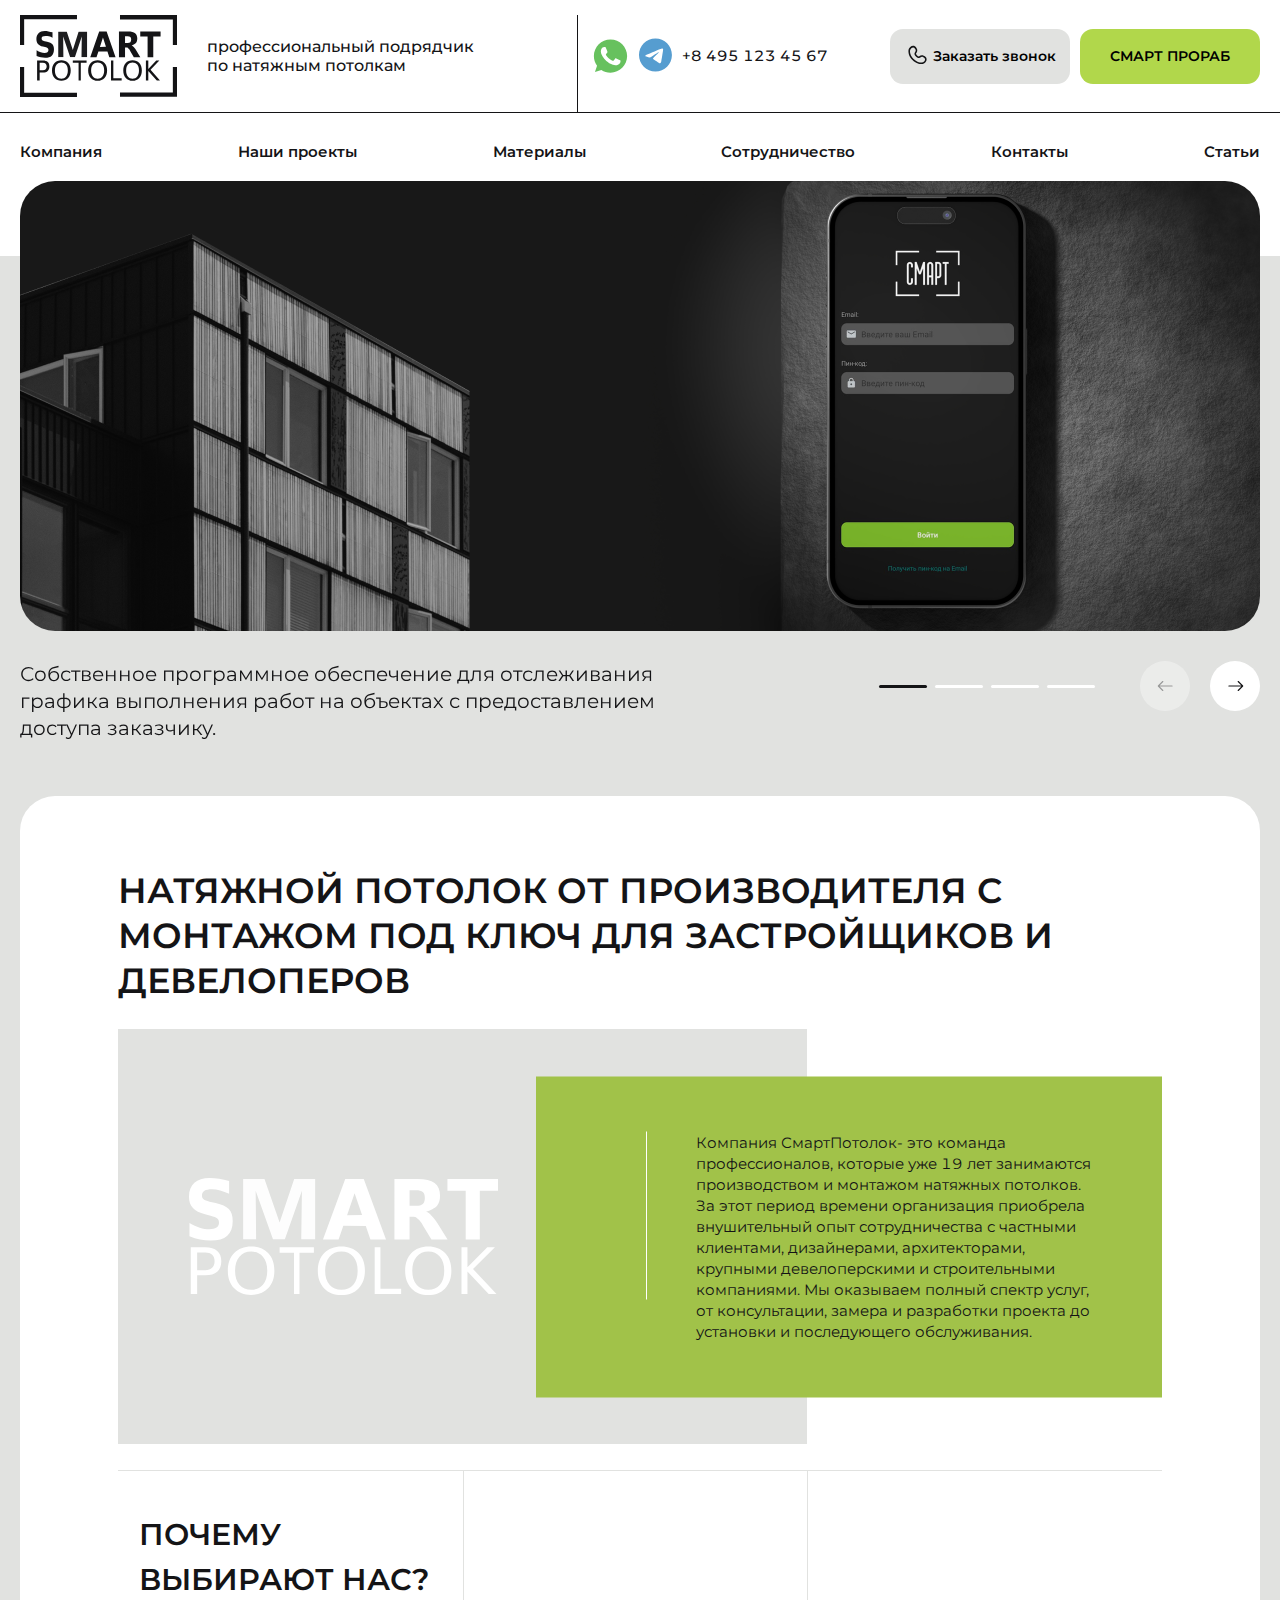
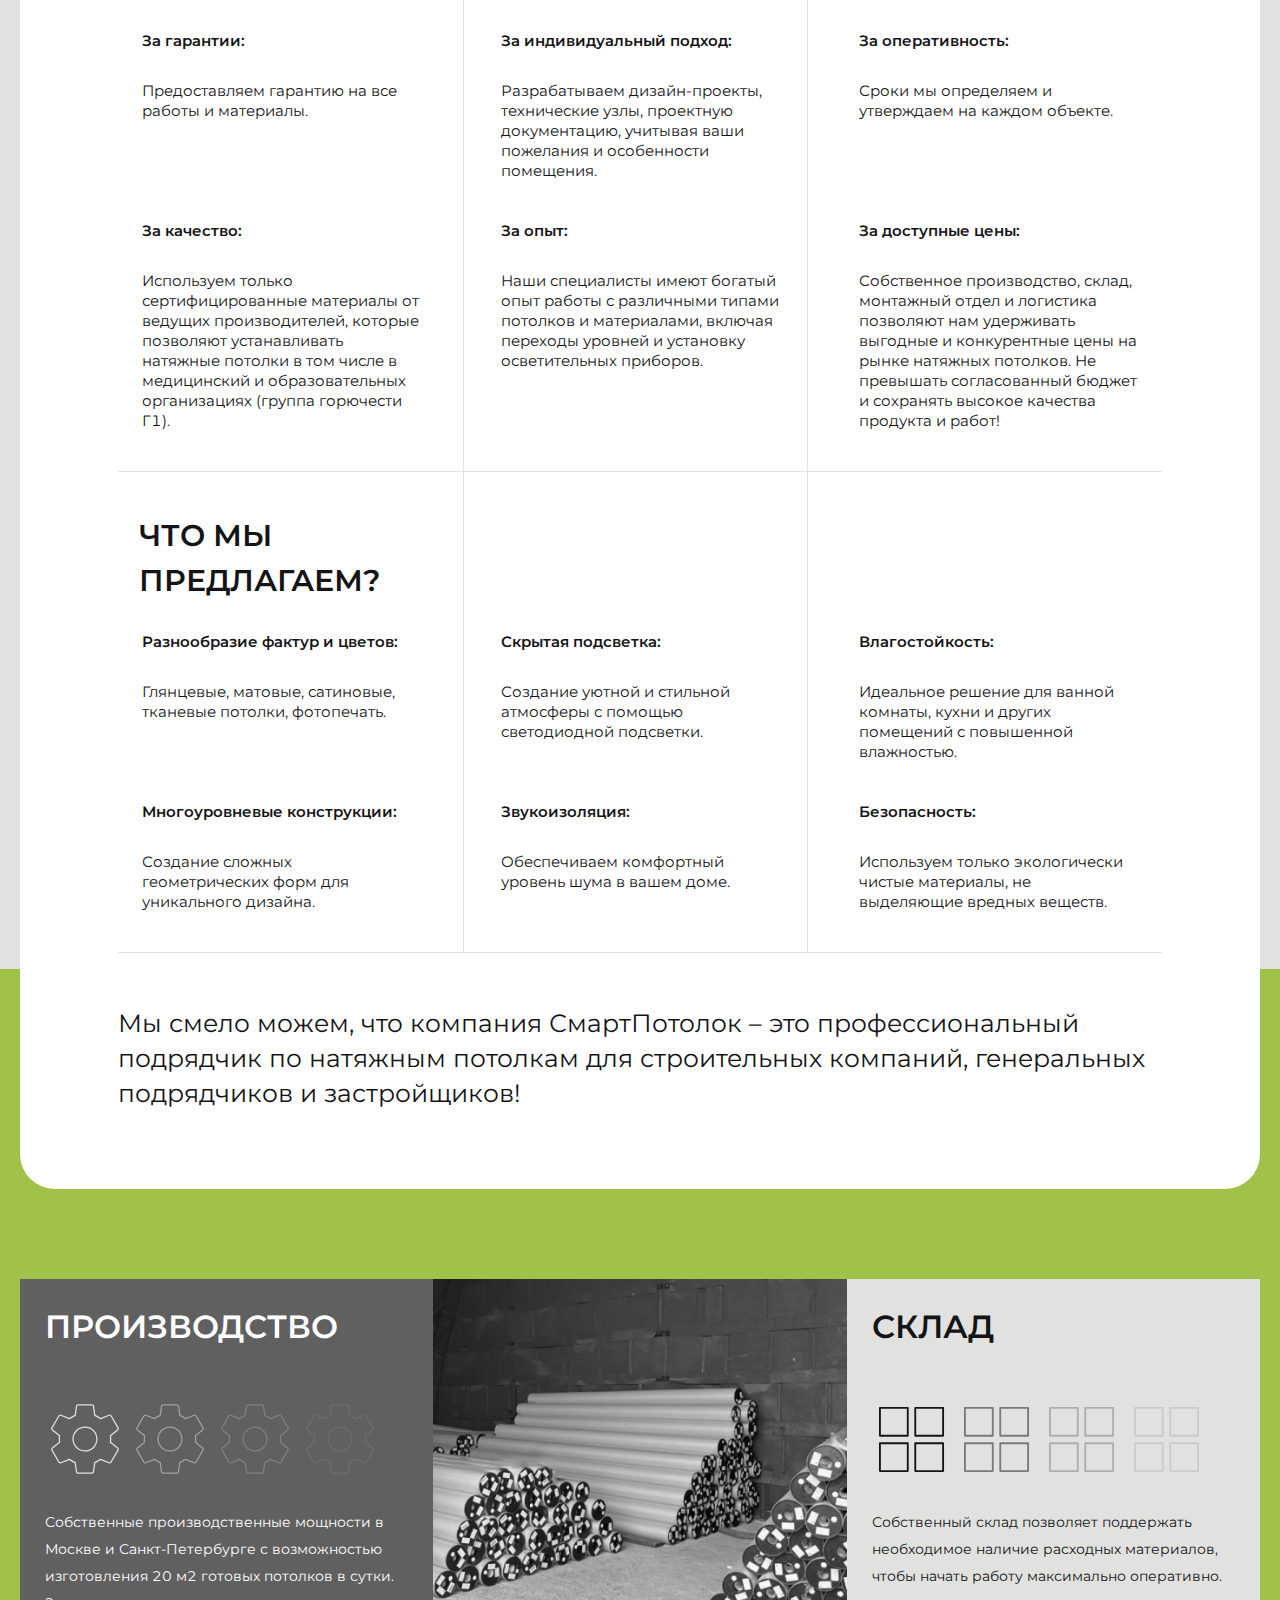
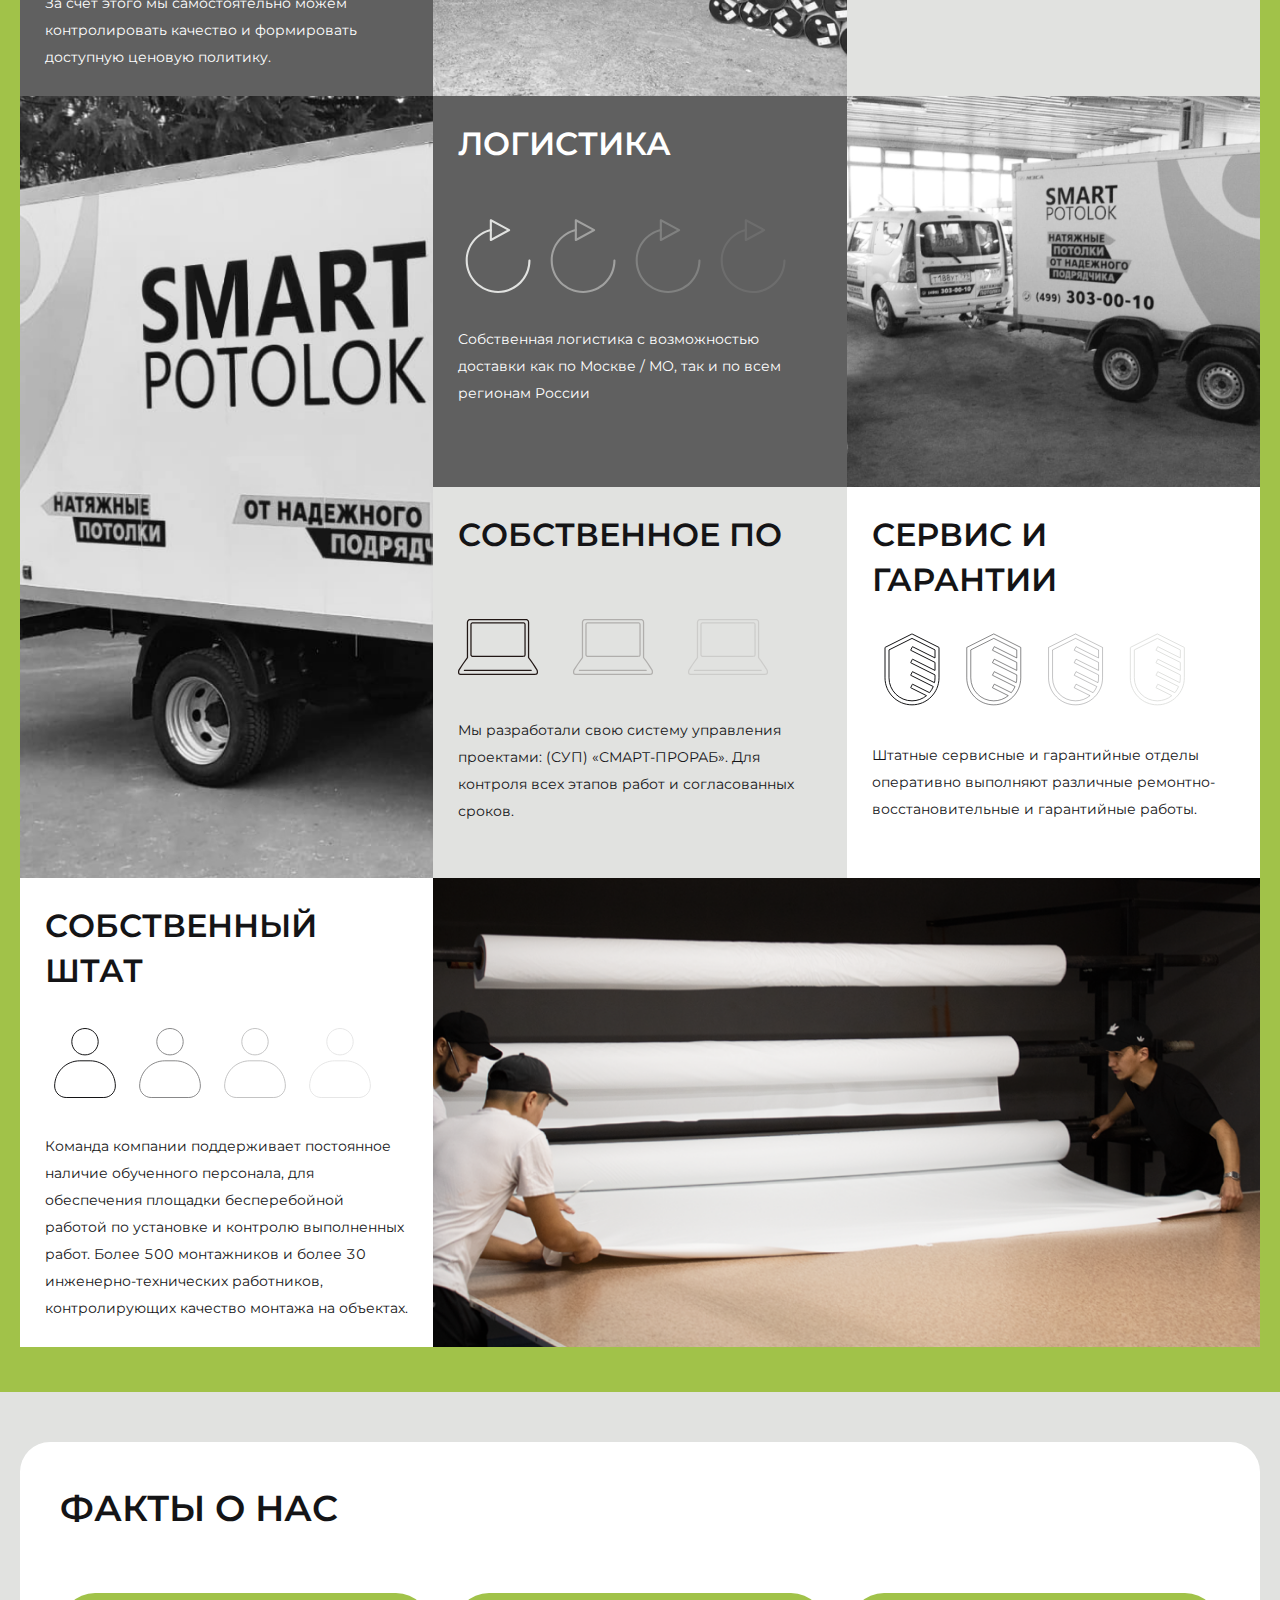
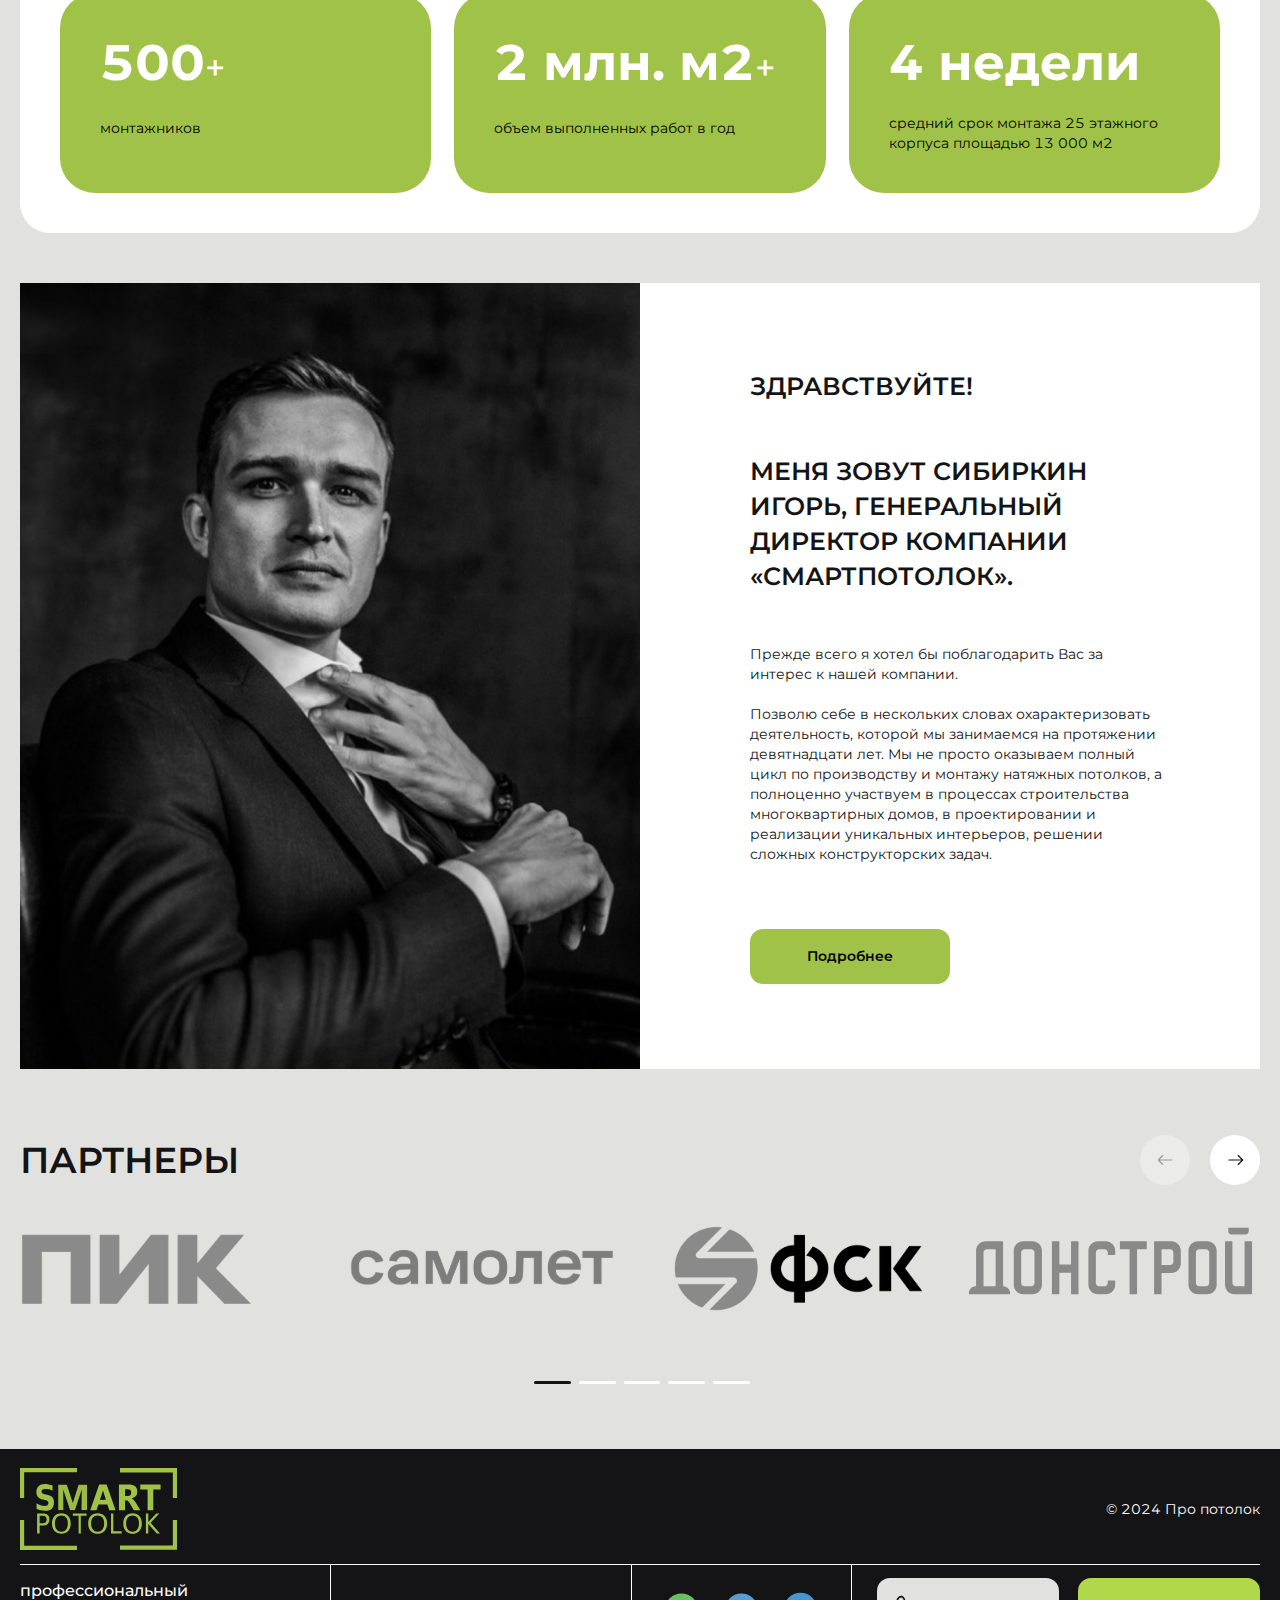
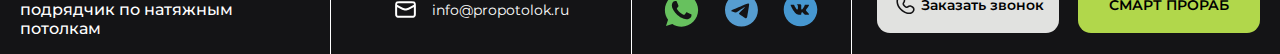
<file: index.html>
<!DOCTYPE html>
<html lang="ru">
<head>
    <meta charset="UTF-8">
    <meta name="viewport" content="width=device-width, initial-scale=1.0">
    <title>Главная</title>
    <link rel="stylesheet" href="assets/css/plugin/bootstrap.css">
    <link rel="stylesheet" href="assets/css/plugin/swiper.css">
    <link rel="stylesheet" href="assets/css/main.css">
</head>
<body>
    <header class="header">
        <div class="header-top position-relative">
            <div class="container">
                <div class="row">
                    <div class="col-12 d-flex align-items-center justify-content-between">
                        <div class="top-left d-flex align-items-center">
                            <a href="./index.html" class="logo">
                                <img src="assets/img/svg/logo.svg" alt="">
                            </a>
                            <p class="header-text">профессиональный подрядчик <br> по натяжным потолкам</p>
                        </div>
                        <div class="top-right d-flex align-items-center justify-content-between">
                            <div class="social d-flex align-items-center">
                                <div class="d-flex">
                                    <a href="#">
                                        <svg width="35" height="36" viewBox="0 0 35 36" fill="none" xmlns="http://www.w3.org/2000/svg">
                                            <path fill-rule="evenodd" clip-rule="evenodd" d="M17.4952 1.375C8.33011 1.375 0.875 8.83219 0.875 17.9999C0.875 21.6356 2.04751 25.0075 4.04068 27.7443L1.9692 33.9211L8.35933 31.8788C10.9876 33.6185 14.124 34.625 17.5048 34.625C26.6699 34.625 34.125 27.1675 34.125 18.0001C34.125 8.83249 26.6699 1.37527 17.5048 1.37527L17.4952 1.375ZM12.8539 9.81969C12.5315 9.04762 12.2872 9.01839 11.7989 8.99853C11.6326 8.98888 11.4473 8.97923 11.2418 8.97923C10.6065 8.97923 9.94218 9.16487 9.54151 9.57531C9.05314 10.0737 7.84145 11.2367 7.84145 13.6215C7.84145 16.0064 9.58066 18.3129 9.81505 18.6357C10.0594 18.9578 13.2058 23.9229 18.0911 25.9464C21.9114 27.5297 23.0451 27.3829 23.9145 27.1973C25.1847 26.9237 26.7775 25.985 27.1781 24.8516C27.5788 23.7177 27.5788 22.75 27.4613 22.5448C27.3441 22.3396 27.0215 22.2226 26.5331 21.978C26.0447 21.7336 23.6702 20.5607 23.2207 20.4043C22.7809 20.2383 22.3609 20.297 22.0289 20.7662C21.5598 21.421 21.1007 22.0858 20.7293 22.4863C20.4361 22.7991 19.9571 22.8383 19.5567 22.672C19.0193 22.4474 17.5148 21.9192 15.6581 20.2675C14.2217 18.9873 13.2447 17.3944 12.9615 16.9156C12.678 16.427 12.9322 16.1432 13.1567 15.8795C13.401 15.5764 13.6354 15.3615 13.8797 15.0779C14.124 14.7946 14.2608 14.6479 14.4172 14.3155C14.5835 13.9931 14.466 13.6607 14.3488 13.4163C14.2316 13.1719 13.2546 10.787 12.8539 9.81969Z" fill="#67C15E"/>
                                        </svg>
                                    </a>
                                    <a href="#">
                                        <svg width="34" height="34" viewBox="0 0 34 34" fill="none" xmlns="http://www.w3.org/2000/svg">
                                            <path d="M24.1959 10.4813C24.2025 10.4813 24.2112 10.4813 24.22 10.4813C24.4486 10.4813 24.6608 10.5523 24.8347 10.6748L24.8314 10.6727C24.9583 10.7831 25.0436 10.9384 25.0644 11.1134V11.1167C25.0862 11.2502 25.0983 11.4033 25.0983 11.5597C25.0983 11.6308 25.0961 11.7008 25.0906 11.7708V11.7609C24.8445 14.352 23.777 20.6356 23.2345 23.5363C23.0048 24.7645 22.5531 25.1758 22.1156 25.2152C21.1652 25.3038 20.4433 24.5873 19.5223 23.9836C18.0808 23.0375 17.2659 22.4491 15.867 21.527C14.2494 20.4628 15.2983 19.8755 16.2192 18.9195C16.4609 18.668 20.6511 14.8563 20.7331 14.5106C20.7375 14.4898 20.7397 14.4669 20.7397 14.4428C20.7397 14.3575 20.708 14.2798 20.6566 14.2208C20.5997 14.1836 20.5286 14.1628 20.4542 14.1628C20.405 14.1628 20.358 14.1727 20.3142 14.1891L20.3164 14.188C20.172 14.2208 17.8693 15.7426 13.4083 18.7533C12.9216 19.1372 12.3069 19.38 11.6375 19.4084H11.6309C10.6827 19.2936 9.82187 19.0825 9.00484 18.7817L9.08578 18.808C8.05984 18.4733 7.245 18.2972 7.315 17.7306C7.35219 17.436 7.75833 17.1345 8.53344 16.8261C13.308 14.7458 16.4919 13.3746 18.0852 12.7125C19.8428 11.7795 21.8805 11.0117 24.0231 10.5141L24.1948 10.4802L24.1959 10.4813ZM17.4234 0.621094C8.34313 0.642969 0.989843 8.00937 0.989843 17.093C0.989843 26.1897 8.36391 33.5648 17.4617 33.5648C26.5595 33.5648 33.9336 26.1908 33.9336 17.093C33.9336 8.00937 26.5803 0.642969 17.5022 0.621094H17.5C17.4745 0.621094 17.449 0.621094 17.4234 0.621094Z" fill="#569DD0"/>
                                        </svg>
                                    </a>
                                </div>
                                <a href="tel:84951234567">+8 495 123 45 67</a>
                            </div>
                            <div class="btns d-flex">
                                <button class="order-btn d-flex align-items-center">
                                    <svg width="25" height="26" viewBox="0 0 25 26" fill="none" xmlns="http://www.w3.org/2000/svg">
                                        <path fill-rule="evenodd" clip-rule="evenodd" d="M6.25776 4.04875C8.00783 2.29868 10.9611 2.43172 12.1797 4.61518L12.8557 5.82656C13.6515 7.25242 13.3124 9.05146 12.1475 10.2306C12.132 10.2519 12.0497 10.3716 12.0395 10.5808C12.0265 10.8478 12.1212 11.4653 13.0779 12.4219C14.0343 13.3783 14.6517 13.4734 14.9189 13.4604C15.1282 13.4501 15.248 13.368 15.2693 13.3523C16.4484 12.1875 18.2475 11.8484 19.6733 12.6441L20.8847 13.3203C23.0681 14.5388 23.2011 17.492 21.4511 19.2421C20.515 20.1782 19.2703 21.0099 17.8076 21.0655C15.64 21.1476 12.0407 20.5879 8.47641 17.0235C4.91204 13.4591 4.35227 9.8599 4.43444 7.69226C4.48989 6.22956 5.32165 4.98486 6.25776 4.04875ZM10.8153 5.37664C10.1913 4.25856 8.51452 4.0017 7.36261 5.15361C6.55496 5.96126 6.02989 6.85273 5.99582 7.75146C5.92729 9.55911 6.37358 12.711 9.58126 15.9186C12.789 19.1263 15.9407 19.5725 17.7484 19.504C18.6472 19.4699 19.5386 18.9449 20.3462 18.1372C21.4981 16.9854 21.2412 15.3086 20.1232 14.6846L18.9119 14.0086C18.1583 13.588 17.0998 13.7315 16.3568 14.4745C16.2837 14.5474 15.8192 14.981 14.9948 15.0211C14.1507 15.0621 13.1292 14.6829 11.9731 13.5268C10.8167 12.3704 10.4375 11.3485 10.4789 10.5043C10.5193 9.67985 10.9528 9.21568 11.0253 9.14313C11.7683 8.40008 11.9119 7.34157 11.4914 6.58802L10.8153 5.37664Z" fill="#141416"/>
                                    </svg>
                                    <span>Заказать звонок</span>
                                </button>
                                <button class="smart-btn">СМАРТ ПРОРАБ</button>
                            </div>
                            <div class="menu-btn align-items-center justify-content-center">
                                <img src="assets/img/svg/burger.svg" alt="">
                                <img src="assets/img/svg/close.svg" alt="">
                            </div>
                        </div>
                    </div>
                </div>
            </div>
        </div>
        <div class="header-nav">
            <div class="container">
                <div class="row">
                    <div class="col-12">
                        <ul class="nav d-flex align-items-center justify-content-between">
                            <li><a href="./premushestva.html">Компания</a></li>
                            <li><a href="#">Наши проекты</a></li>
                            <li><a href="./materiali-pokritiya.html">Материалы</a></li>
                            <li><a href="#">Сотрудничество</a></li>
                            <li><a href="#">Контакты</a></li>
                            <li><a href="#">Статьи</a></li>
                        </ul>
                    </div>
                </div>
            </div>
        </div>
        <div class="header-menu">
            <ul class="menu-nav d-flex align-items-center justify-content-center flex-column">
                <li><a href="./premushestva.html">Компания</a></li>
                <li><a href="#">Наши проекты</a></li>
                <li><a href="#">Материалы</a></li>
                <li><a href="#">Сотрудничество</a></li>
                <li><a href="#">Контакты</a></li>
                <li><a href="#">Статьи</a></li>
            </ul>
        </div>
    </header>

    <main class="main">
        <div class="wrapper">
            <div class="container">
                <div class="row">
                    <div class="col-12">
                        <div class="swiper swiper-wr position-relative">
                            <div class="swiper-wrapper">
                                <div class="swiper-slide">
                                    <div class="wr-item">
                                        <img src="assets/img/png/w1.png" alt="" class="item-img">
                                        <p class="item-text">Собственное программное обеспечение для отслеживания
                                            графика выполнения работ на объектах с предоставлением 
                                            доступа заказчику.</p>
                                    </div>
                                </div>
                                <div class="swiper-slide">
                                    <div class="wr-item">
                                        <img src="assets/img/png/w1.png" alt="" class="item-img">
                                        <p class="item-text">Собственное программное обеспечение для отслеживания
                                            графика выполнения работ на объектах с предоставлением 
                                            доступа заказчику.</p>
                                    </div>
                                </div>
                                <div class="swiper-slide">
                                    <div class="wr-item">
                                        <img src="assets/img/png/w1.png" alt="" class="item-img">
                                        <p class="item-text">Собственное программное обеспечение для отслеживания
                                            графика выполнения работ на объектах с предоставлением 
                                            доступа заказчику.</p>
                                    </div>
                                </div>
                                <div class="swiper-slide">
                                    <div class="wr-item">
                                        <img src="assets/img/png/w1.png" alt="" class="item-img">
                                        <p class="item-text">Собственное программное обеспечение для отслеживания</p>
                                    </div>
                                </div>
                            </div>
                            <div class="swiper-controls d-flex align-items-center justify-content-end">
                                <div class="pagination-sw pagination"></div>
                                <div class="swiper-btns d-flex">
                                    <div class="prev-sw swiper-button-prev">
                                        <svg width="16" height="12" viewBox="0 0 16 12" fill="none" xmlns="http://www.w3.org/2000/svg">
                                            <path fill-rule="evenodd" clip-rule="evenodd" d="M5.40223 1.10225C5.6219 0.882583 5.97806 0.882583 6.19773 1.10225C6.4174 1.32192 6.4174 1.67808 6.19773 1.89775L2.65798 5.4375H15.1C15.4106 5.4375 15.6625 5.68935 15.6625 6C15.6625 6.31065 15.4106 6.5625 15.1 6.5625H2.65798L6.19773 10.1023C6.4174 10.3219 6.4174 10.6781 6.19773 10.8977C5.97806 11.1174 5.6219 11.1174 5.40223 10.8977L0.902233 6.39775C0.682563 6.17808 0.682563 5.82192 0.902233 5.60225L5.40223 1.10225Z" fill="#141416"/>
                                        </svg>
                                    </div>
                                    <div class="next-sw swiper-button-next">
                                        <svg width="21" height="18" viewBox="0 0 21 18" fill="none" xmlns="http://www.w3.org/2000/svg">
                                            <path fill-rule="evenodd" clip-rule="evenodd" d="M13.5977 4.10225C13.378 3.88258 13.0219 3.88258 12.8022 4.10225C12.5825 4.32192 12.5825 4.67808 12.8022 4.89775L16.342 8.4375H3.89996C3.58931 8.4375 3.33746 8.68935 3.33746 9C3.33746 9.31065 3.58931 9.5625 3.89996 9.5625H16.342L12.8022 13.1023C12.5825 13.3219 12.5825 13.6781 12.8022 13.8977C13.0219 14.1174 13.378 14.1174 13.5977 13.8977L18.0977 9.39775C18.3174 9.17808 18.3174 8.82192 18.0977 8.60225L13.5977 4.10225Z" fill="#141416"/>
                                        </svg>
                                    </div>
                                </div>
                            </div>
                        </div>
                    </div>
                </div>
            </div>
        </div>


        <div class="smart">
            <div class="container">
                <div class="row">
                    <div class="col-12">
                        <div class="smart-box">
                            <h1 class="title-subtext">Натяжной потолок от производителя с монтажом под ключ для застройщиков 
                                и девелоперов</h1>
                            <div class="smart-info position-relative">
                                <div class="info-left">
                                    <img src="assets/img/svg/smart-potolok.svg" alt="" class="info-left__img">
                                </div>
                                <div class="info-right">
                                    <p class="info-right__text">Компания СмартПотолок- это команда профессионалов, которые уже 19 лет занимаются производством и монтажом натяжных потолков. За этот период времени организация приобрела внушительный опыт сотрудничества с частными клиентами, дизайнерами, архитекторами, крупными девелоперскими и строительными компаниями. Мы оказываем полный спектр услуг, от консультации, замера и разработки проекта до установки и последующего обслуживания.  </p>
                                </div>
                            </div>
                            <div class="">
                                <div class="smart-item">
                                    <h2 class="info-title">Почему <br> выбирают нас?</h2>
                                    <div class="item-list">
                                        <h3 class="list-title">За гарантии:</h3>
                                        <p class="list-text">Предоставляем гарантию на все работы и материалы. </p>
                                    </div>
                                    <div class="item-list">
                                        <h3 class="list-title">За индивидуальный подход:</h3>
                                        <p class="list-text">Разрабатываем дизайн-проекты, технические узлы, проектную документацию, учитывая ваши пожелания и особенности помещения.</p>
                                    </div>
                                    <div class="item-list">
                                        <h3 class="list-title">За оперативность:</h3>
                                        <p class="list-text">Сроки мы определяем и утверждаем на каждом объекте.</p>
                                    </div>
                                    <div class="item-list">
                                        <h3 class="list-title">За качество:</h3>
                                        <p class="list-text">Используем только сертифицированные материалы от ведущих производителей, которые позволяют устанавливать натяжные потолки в том числе в медицинский и образовательных организациях (группа горючести Г1).</p>
                                    </div>
                                    <div class="item-list">
                                        <h3 class="list-title">За опыт:</h3>
                                        <p class="list-text">Наши специалисты имеют богатый опыт работы с различными типами потолков и материалами, включая переходы уровней и установку осветительных приборов.</p>
                                    </div>
                                    <div class="item-list">
                                        <h3 class="list-title">За доступные цены:</h3>
                                        <p class="list-text">Собственное производство, склад, монтажный отдел и логистика позволяют нам удерживать выгодные и конкурентные цены на рынке натяжных потолков. Не превышать согласованный бюджет и сохранять высокое качества продукта и работ!</p>
                                    </div>
                                    <div class="more-details align-items-center justify-content-between">
                                        <span>Подробнее</span>
                                        <img src="assets/img/svg/arrow-up.svg" alt="" class="arrow">
                                    </div>
                                </div>
                                <div class="smart-item">
                                    <h2 class="info-title">что мы <br> предлагаем?</h2>
                                    <div class="item-list">
                                        <h3 class="list-title">Разнообразие фактур и цветов:</h3>
                                        <p class="list-text">Глянцевые, матовые, сатиновые, тканевые потолки, фотопечать. </p>
                                    </div>
                                    <div class="item-list">
                                        <h3 class="list-title">Скрытая подсветка:</h3>
                                        <p class="list-text">Создание уютной и стильной атмосферы с помощью светодиодной подсветки.</p>
                                    </div>
                                    <div class="item-list">
                                        <h3 class="list-title">Влагостойкость:</h3>
                                        <p class="list-text">Идеальное решение для ванной комнаты, кухни и других помещений с повышенной влажностью.</p>
                                    </div>
                                    <div class="item-list">
                                        <h3 class="list-title">Многоуровневые конструкции:</h3>
                                        <p class="list-text">Создание сложных геометрических форм для уникального дизайна.</p>
                                    </div>
                                    <div class="item-list">
                                        <h3 class="list-title">Звукоизоляция:</h3>
                                        <p class="list-text">Обеспечиваем комфортный уровень шума в вашем доме.</p>
                                    </div>
                                    <div class="item-list">
                                        <h3 class="list-title">Безопасность:</h3>
                                        <p class="list-text">Используем только экологически чистые материалы, не выделяющие вредных веществ.</p>
                                    </div>
                                    <div class="more-details align-items-center justify-content-between">
                                        <span>Подробнее</span>
                                        <img src="assets/img/svg/arrow-up.svg" alt="" class="arrow">
                                    </div>
                                </div>
                            </div>
                            <p class="smart-subtext"><span>Мы смело можем, что компания</span> СмартПотолок – это профессиональный подрядчик по натяжным потолкам для строительных компаний, генеральных подрядчиков и застройщиков!</p>
                        </div>
                    </div>
                </div>
            </div>
        </div>

        <div class="services">
            <div class="container">
                <div class="row">
                    <div class="col-12">
                        <div class="services-box">
                            <div class="services-item">
                                <h3 class="title-subtext">производство</h3>
                                <img src="assets/img/svg/i1.svg" alt="" class="icons">
                                <p class="item-text">Собственные производственные мощности в Москве и Санкт-Петербурге с возможностью изготовления 20 м2 готовых потолков в сутки. За счет этого мы самостоятельно можем контролировать качество и формировать доступную ценовую политику.</p>
                            </div>
                            <div class="services-item">
                                <img src="assets/img/png/p1.png" alt="" class="item-img">
                            </div>
                            <div class="services-item">
                                <h3 class="title-subtext">склад</h3>
                                <img src="assets/img/svg/i2.svg" alt="" class="icons">
                                <p class="item-text">Собственный склад позволяет поддержать необходимое наличие расходных материалов, чтобы начать работу максимально оперативно.</p>
                            </div>
                            
                            <div class="services-item">
                                <img src="assets/img/png/p2.png" alt="" class="item-img">
                                <img src="assets/img/png/p2.1.png" alt="" class="item-img">
                            </div>
                            <div class="services-item">
                                <h3 class="title-subtext">Логистика</h3>
                                <img src="assets/img/svg/i3.svg" alt="" class="icons">
                                <p class="item-text">Собственная логистика с возможностью доставки как по Москве / МО, так и по всем регионам России</p>
                            </div>
                            <div class="services-item">
                                <img src="assets/img/png/p3.png" alt="" class="item-img">
                            </div>
                            <div class="services-item">
                                <h3 class="title-subtext">СОБСТВЕННОЕ по</h3>
                                <img src="assets/img/svg/i4.svg" alt="" class="icons">
                                <p class="item-text">Мы разработали свою систему управления проектами: (СУП) «СМАРТ-ПРОРАБ». Для контроля всех этапов работ и согласованных сроков.</p>
                            </div>
                            <div class="services-item">
                                <h3 class="title-subtext">сервис и гарантии</h3>
                                <img src="assets/img/svg/i5.svg" alt="" class="icons">
                                <p class="item-text">Штатные сервисные и гарантийные отделы оперативно выполняют различные ремонтно-восстановительные и гарантийные работы.</p>
                            </div>
                            
                            <div class="services-item">
                                <h3 class="title-subtext">собственный штат</h3>
                                <img src="assets/img/svg/i6.svg" alt="" class="icons">
                                <p class="item-text">Команда компании поддерживает постоянное наличие обученного персонала, для обеспечения площадки бесперебойной работой по установке и контролю выполненных работ. Более 500 монтажников и более 30 инженерно-технических работников, контролирующих качество монтажа на объектах.</p>
                            </div>
                            <div class="services-item">
                                <img src="assets/img/png/p4.png" alt="" class="item-img">
                            </div>
                        </div>
                    </div>
                </div>
            </div>
        </div>

        <div class="facts">
            <div class="container">
                <div class="row">
                    <div class="col-12">
                        <div class="facts-box">
                            <h2 class="title-text">факты о нас</h2>
                            <div class="d-flex justify-content-between flex-wrap">
                                <div class="facts-item">
                                    <h3 class="item-title">500<span>+</span></h3>
                                    <p class="item-text">монтажников</p>
                                </div>
                                <div class="facts-item">
                                    <h3 class="item-title">2 млн. м2<span>+</span></h3>
                                    <p class="item-text">объем выполненных работ в год</p>
                                </div>
                                <div class="facts-item">
                                    <h3 class="item-title">4 недели</h3>
                                    <p class="item-text">средний срок монтажа 25 этажного 
                                        корпуса площадью 13 000 м2</p>
                                </div>
                            </div>
                        </div>
                    </div>
                </div>
            </div>
        </div>

        <div class="supervisor">
            <div class="container">
                <div class="row">
                    <div class="col-12 d-flex flex-wrap align-items-center">
                        <img src="assets/img/png/supervisor.png" alt="" class="supervisor-photo">
                        <div class="supervisor-info d-flex align-items-center">
                            <div class="">
                                <h3 class="info-title">Здравствуйте!</h3>
                                <h3 class="info-title">Меня зовут Сибиркин Игорь, генеральный директор компании «СМАРТПОТОЛОК».</h3>
                                <p class="info-text">Прежде всего я хотел бы поблагодарить Вас за интерес к нашей компании. </p>
                                <p class="info-text">Позволю себе в нескольких словах охарактеризовать деятельность, которой мы занимаемся на протяжении девятнадцати лет. 
                                    Мы не просто оказываем полный цикл по производству и монтажу натяжных потолков, а полноценно участвуем в процессах строительства многоквартирных домов, в проектировании и реализации уникальных интерьеров, решении сложных конструкторских задач.</p>
                                <a href="" class="info-link">Подробнее</a>
                            </div>
                        </div>
                    </div>
                </div>
            </div>
        </div>

        <div class="partners">
            <div class="container">
                <div class="row">
                    <div class="col-12 d-flex align-items-center justify-content-between">
                        <h2 class="title-text">партнеры</h2>
                        <div class="swiper-btns d-flex">
                            <div class="prev-partners swiper-button-prev">
                                <svg width="16" height="12" viewBox="0 0 16 12" fill="none" xmlns="http://www.w3.org/2000/svg">
                                    <path fill-rule="evenodd" clip-rule="evenodd" d="M5.40223 1.10225C5.6219 0.882583 5.97806 0.882583 6.19773 1.10225C6.4174 1.32192 6.4174 1.67808 6.19773 1.89775L2.65798 5.4375H15.1C15.4106 5.4375 15.6625 5.68935 15.6625 6C15.6625 6.31065 15.4106 6.5625 15.1 6.5625H2.65798L6.19773 10.1023C6.4174 10.3219 6.4174 10.6781 6.19773 10.8977C5.97806 11.1174 5.6219 11.1174 5.40223 10.8977L0.902233 6.39775C0.682563 6.17808 0.682563 5.82192 0.902233 5.60225L5.40223 1.10225Z" fill="#141416"/>
                                </svg>
                            </div>
                            <div class="next-partners swiper-button-next">
                                <svg width="21" height="18" viewBox="0 0 21 18" fill="none" xmlns="http://www.w3.org/2000/svg">
                                    <path fill-rule="evenodd" clip-rule="evenodd" d="M13.5977 4.10225C13.378 3.88258 13.0219 3.88258 12.8022 4.10225C12.5825 4.32192 12.5825 4.67808 12.8022 4.89775L16.342 8.4375H3.89996C3.58931 8.4375 3.33746 8.68935 3.33746 9C3.33746 9.31065 3.58931 9.5625 3.89996 9.5625H16.342L12.8022 13.1023C12.5825 13.3219 12.5825 13.6781 12.8022 13.8977C13.0219 14.1174 13.378 14.1174 13.5977 13.8977L18.0977 9.39775C18.3174 9.17808 18.3174 8.82192 18.0977 8.60225L13.5977 4.10225Z" fill="#141416"/>
                                </svg>
                            </div>
                        </div>
                    </div>
                </div>
                <div class="row">
                    <div class="col-12">
                        <div class="swiper swiper-partners">
                            <div class="swiper-wrapper">
                                <div class="swiper-slide"><img src="assets/img/svg/p1.svg" alt="" class="parner-img"></div>
                                <div class="swiper-slide"><img src="assets/img/svg/p2.svg" alt="" class="parner-img"></div>
                                <div class="swiper-slide"><img src="assets/img/svg/p3.svg" alt="" class="parner-img"></div>
                                <div class="swiper-slide"><img src="assets/img/svg/p4.svg" alt="" class="parner-img"></div>
                                <div class="swiper-slide"><img src="assets/img/svg/p1.svg" alt="" class="parner-img"></div>
                                <div class="swiper-slide"><img src="assets/img/svg/p2.svg" alt="" class="parner-img"></div>
                                <div class="swiper-slide"><img src="assets/img/svg/p3.svg" alt="" class="parner-img"></div>
                                <div class="swiper-slide"><img src="assets/img/svg/p4.svg" alt="" class="parner-img"></div>
                            </div>
                        </div>
                        <div class="pagination-partners pagination"></div>
                    </div>
                </div>
            </div>
        </div>
    </main>

    <footer class="footer">
        <div class="container">
            <div class="row">
                <div class="col-12">
                    <div class="footer-top d-flex align-items-center justify-content-between">
                        <a href="./index.html" class="logo">
                            <img src="assets/img/svg/logo-footer.svg" alt="" class="logo-img">
                        </a>
                        <p class="top-text">© 2024 Про потолок</p>
                    </div>
                    <div class="footer-box d-flex flex-wrap justify-content-between">
                        <div class="box-text"><p>профессиональный подрядчик по натяжным потолкам</p></div>
                        <div class="box-links">
                            <div class="box-mail">
                                <a href="mailto:info@propotolok.ru" class="d-flex align-items-center">
                                    <svg width="25" height="25" viewBox="0 0 25 25" fill="none" xmlns="http://www.w3.org/2000/svg">
                                        <path d="M21.875 8.3335L18.1658 10.3941C16.0979 11.543 15.064 12.1175 13.969 12.3427C12.9998 12.5419 12.0002 12.5419 11.031 12.3427C9.93608 12.1175 8.90211 11.543 6.83417 10.3941L3.125 8.3335M6.45833 19.7918H18.5417C19.7084 19.7918 20.2919 19.7918 20.7375 19.5647C21.1295 19.3651 21.4482 19.0463 21.6479 18.6543C21.875 18.2087 21.875 17.6253 21.875 16.4585V8.54183C21.875 7.37506 21.875 6.79166 21.6479 6.34602C21.4482 5.95401 21.1295 5.6353 20.7375 5.43557C20.2919 5.2085 19.7084 5.2085 18.5417 5.2085H6.45833C5.29156 5.2085 4.70817 5.2085 4.26252 5.43557C3.87051 5.6353 3.5518 5.95401 3.35207 6.34602C3.125 6.79166 3.125 7.37505 3.125 8.54183V16.4585C3.125 17.6253 3.125 18.2087 3.35207 18.6543C3.5518 19.0463 3.87051 19.3651 4.26252 19.5647C4.70817 19.7918 5.29155 19.7918 6.45833 19.7918Z" stroke="white" stroke-width="2" stroke-linecap="round" stroke-linejoin="round"/>
                                    </svg>
                                    info@propotolok.ru
                                </a>
                            </div>
                            <div class="socials">
                                <a href="#">
                                    <img src="assets/img/svg/wp.svg" alt="">
                                </a>
                                <a href="#">
                                    <img src="assets/img/svg/tg.svg" alt="">
                                </a>
                                <a href="#">
                                    <img src="assets/img/svg/vk.svg" alt="">
                                </a>
                            </div>
                        </div>
                        <div class="btns d-flex">
                            <button class="order-btn d-flex align-items-center">
                                <svg width="25" height="26" viewBox="0 0 25 26" fill="none" xmlns="http://www.w3.org/2000/svg">
                                    <path fill-rule="evenodd" clip-rule="evenodd" d="M6.25776 4.04875C8.00783 2.29868 10.9611 2.43172 12.1797 4.61518L12.8557 5.82656C13.6515 7.25242 13.3124 9.05146 12.1475 10.2306C12.132 10.2519 12.0497 10.3716 12.0395 10.5808C12.0265 10.8478 12.1212 11.4653 13.0779 12.4219C14.0343 13.3783 14.6517 13.4734 14.9189 13.4604C15.1282 13.4501 15.248 13.368 15.2693 13.3523C16.4484 12.1875 18.2475 11.8484 19.6733 12.6441L20.8847 13.3203C23.0681 14.5388 23.2011 17.492 21.4511 19.2421C20.515 20.1782 19.2703 21.0099 17.8076 21.0655C15.64 21.1476 12.0407 20.5879 8.47641 17.0235C4.91204 13.4591 4.35227 9.8599 4.43444 7.69226C4.48989 6.22956 5.32165 4.98486 6.25776 4.04875ZM10.8153 5.37664C10.1913 4.25856 8.51452 4.0017 7.36261 5.15361C6.55496 5.96126 6.02989 6.85273 5.99582 7.75146C5.92729 9.55911 6.37358 12.711 9.58126 15.9186C12.789 19.1263 15.9407 19.5725 17.7484 19.504C18.6472 19.4699 19.5386 18.9449 20.3462 18.1372C21.4981 16.9854 21.2412 15.3086 20.1232 14.6846L18.9119 14.0086C18.1583 13.588 17.0998 13.7315 16.3568 14.4745C16.2837 14.5474 15.8192 14.981 14.9948 15.0211C14.1507 15.0621 13.1292 14.6829 11.9731 13.5268C10.8167 12.3704 10.4375 11.3485 10.4789 10.5043C10.5193 9.67985 10.9528 9.21568 11.0253 9.14313C11.7683 8.40008 11.9119 7.34157 11.4914 6.58802L10.8153 5.37664Z" fill="#141416"/>
                                </svg>
                                <span>Заказать звонок</span>
                            </button>
                            <button class="smart-btn">СМАРТ ПРОРАБ</button>
                        </div>
                    </div>
                </div>
            </div>
        </div>
    </footer>

    <div class="popUp popUp-order d-none">
        <div class="popUp-content d-flex justify-content-center">
            <button class="popUp-close">
                <img src="assets/img/svg/close2.svg" alt="">
            </button>
            <img src="assets/img/png/smp.png" class="smart-potolok" alt="">
            <form class="popUp-form d-flex flex-column align-items-center justify-content-center">
                <h3 class="form-title">Заказать звонок</h3>
                <div class="input-box">
                    <input type="text" class="form__inp" placeholder="Ваше имя" required>
                </div>
                <div class="input-box">
                    <input type="text" class="form__inp phone" placeholder="+7 (___) ___-__-__" required>
                </div>
                <div class="check-box d-flex align-items-start text-start">
                    <input type="checkbox" id="check" class="form__check" checked>
                    <label for="check">Отправляя данную форму, даю согласие на обработку персональных данных</label>
                </div>
                <button class="form-btn" type="submit">Отправить</button>
            </form>
        </div>
    </div>

    <script src="assets/js/plugin/jquery.js"></script>
    <script src="assets/js/plugin/mask.js"></script>
    <script src="assets/js/plugin/swiper.js"></script>
    <script src="assets/js/index.js"></script>
    <script src="assets/js/header.js"></script>
    <script src="assets/js/popUp.js"></script>
</body>
</html>
</file>
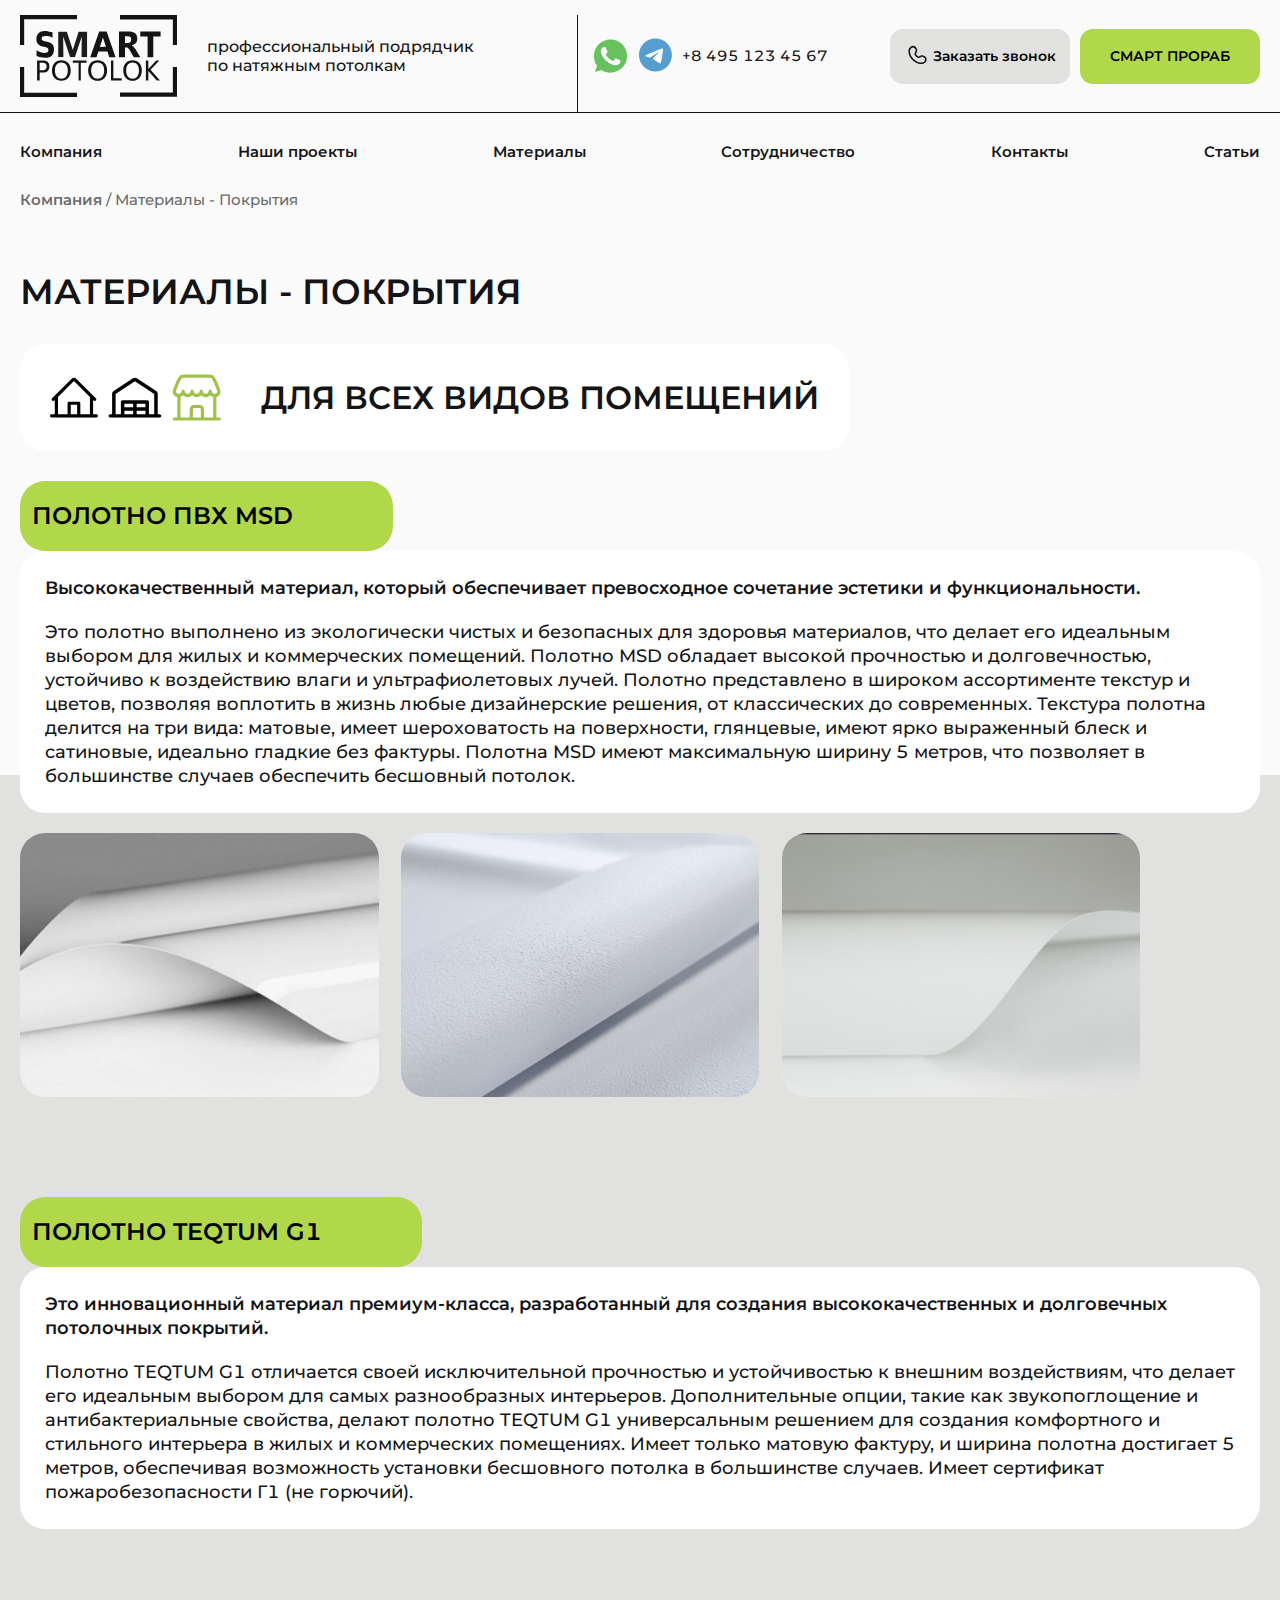
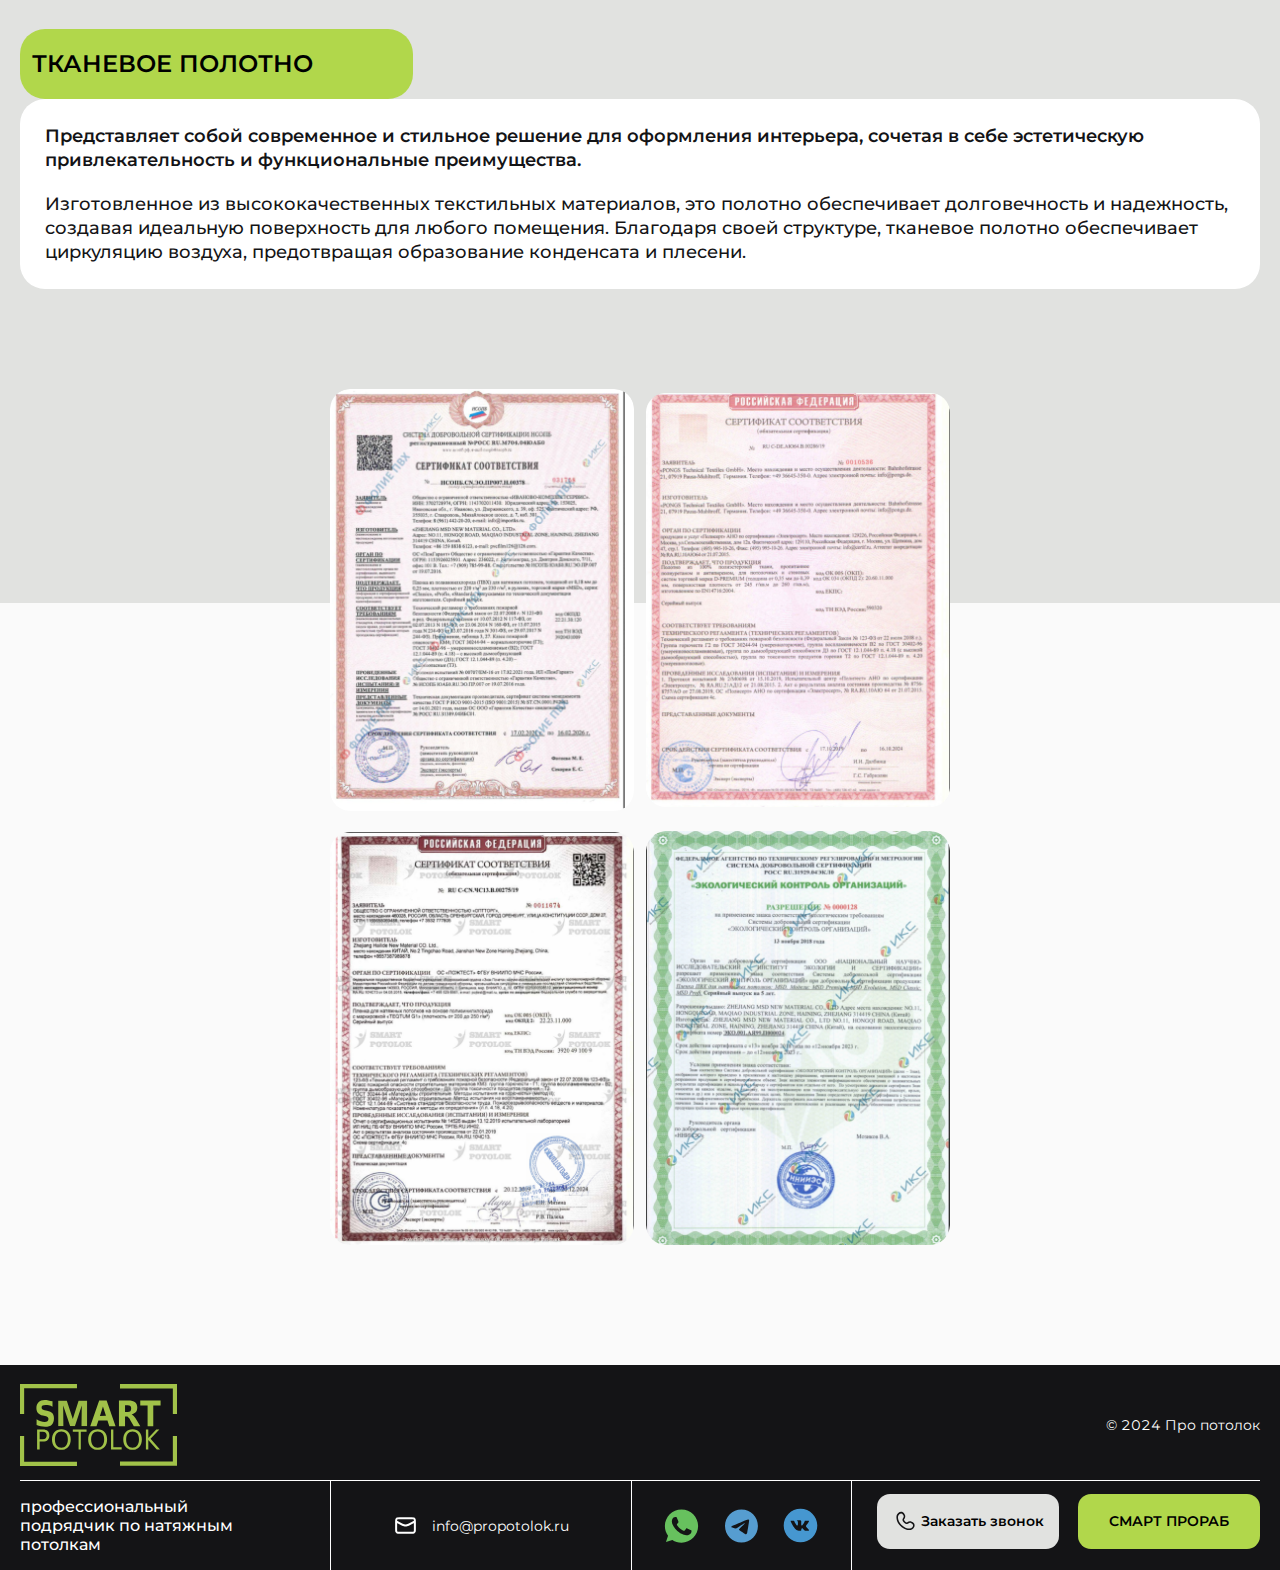
<file: materiali-pokritiya.html>
<!DOCTYPE html>
<html lang="ru">
<head>
    <meta charset="UTF-8">
    <meta name="viewport" content="width=device-width, initial-scale=1.0">
    <title>Материалы - Покрытия</title>
    <link rel="stylesheet" href="assets/css/plugin/bootstrap.css">
    <link rel="stylesheet" href="assets/css/plugin/swiper.css">
    <link rel="stylesheet" href="assets/css/main.css">
</head>
<body class="page-in">
    <header class="header">
        <div class="header-top position-relative">
            <div class="container">
                <div class="row">
                    <div class="col-12 d-flex align-items-center justify-content-between">
                        <div class="top-left d-flex align-items-center">
                            <a href="./index.html" class="logo">
                                <img src="assets/img/svg/logo.svg" alt="">
                            </a>
                            <p class="header-text">профессиональный подрядчик <br> по натяжным потолкам</p>
                        </div>
                        <div class="top-right d-flex align-items-center justify-content-between">
                            <div class="social d-flex align-items-center">
                                <div class="d-flex">
                                    <a href="#">
                                        <svg width="35" height="36" viewBox="0 0 35 36" fill="none" xmlns="http://www.w3.org/2000/svg">
                                            <path fill-rule="evenodd" clip-rule="evenodd" d="M17.4952 1.375C8.33011 1.375 0.875 8.83219 0.875 17.9999C0.875 21.6356 2.04751 25.0075 4.04068 27.7443L1.9692 33.9211L8.35933 31.8788C10.9876 33.6185 14.124 34.625 17.5048 34.625C26.6699 34.625 34.125 27.1675 34.125 18.0001C34.125 8.83249 26.6699 1.37527 17.5048 1.37527L17.4952 1.375ZM12.8539 9.81969C12.5315 9.04762 12.2872 9.01839 11.7989 8.99853C11.6326 8.98888 11.4473 8.97923 11.2418 8.97923C10.6065 8.97923 9.94218 9.16487 9.54151 9.57531C9.05314 10.0737 7.84145 11.2367 7.84145 13.6215C7.84145 16.0064 9.58066 18.3129 9.81505 18.6357C10.0594 18.9578 13.2058 23.9229 18.0911 25.9464C21.9114 27.5297 23.0451 27.3829 23.9145 27.1973C25.1847 26.9237 26.7775 25.985 27.1781 24.8516C27.5788 23.7177 27.5788 22.75 27.4613 22.5448C27.3441 22.3396 27.0215 22.2226 26.5331 21.978C26.0447 21.7336 23.6702 20.5607 23.2207 20.4043C22.7809 20.2383 22.3609 20.297 22.0289 20.7662C21.5598 21.421 21.1007 22.0858 20.7293 22.4863C20.4361 22.7991 19.9571 22.8383 19.5567 22.672C19.0193 22.4474 17.5148 21.9192 15.6581 20.2675C14.2217 18.9873 13.2447 17.3944 12.9615 16.9156C12.678 16.427 12.9322 16.1432 13.1567 15.8795C13.401 15.5764 13.6354 15.3615 13.8797 15.0779C14.124 14.7946 14.2608 14.6479 14.4172 14.3155C14.5835 13.9931 14.466 13.6607 14.3488 13.4163C14.2316 13.1719 13.2546 10.787 12.8539 9.81969Z" fill="#67C15E"/>
                                        </svg>
                                    </a>
                                    <a href="#">
                                        <svg width="34" height="34" viewBox="0 0 34 34" fill="none" xmlns="http://www.w3.org/2000/svg">
                                            <path d="M24.1959 10.4813C24.2025 10.4813 24.2112 10.4813 24.22 10.4813C24.4486 10.4813 24.6608 10.5523 24.8347 10.6748L24.8314 10.6727C24.9583 10.7831 25.0436 10.9384 25.0644 11.1134V11.1167C25.0862 11.2502 25.0983 11.4033 25.0983 11.5597C25.0983 11.6308 25.0961 11.7008 25.0906 11.7708V11.7609C24.8445 14.352 23.777 20.6356 23.2345 23.5363C23.0048 24.7645 22.5531 25.1758 22.1156 25.2152C21.1652 25.3038 20.4433 24.5873 19.5223 23.9836C18.0808 23.0375 17.2659 22.4491 15.867 21.527C14.2494 20.4628 15.2983 19.8755 16.2192 18.9195C16.4609 18.668 20.6511 14.8563 20.7331 14.5106C20.7375 14.4898 20.7397 14.4669 20.7397 14.4428C20.7397 14.3575 20.708 14.2798 20.6566 14.2208C20.5997 14.1836 20.5286 14.1628 20.4542 14.1628C20.405 14.1628 20.358 14.1727 20.3142 14.1891L20.3164 14.188C20.172 14.2208 17.8693 15.7426 13.4083 18.7533C12.9216 19.1372 12.3069 19.38 11.6375 19.4084H11.6309C10.6827 19.2936 9.82187 19.0825 9.00484 18.7817L9.08578 18.808C8.05984 18.4733 7.245 18.2972 7.315 17.7306C7.35219 17.436 7.75833 17.1345 8.53344 16.8261C13.308 14.7458 16.4919 13.3746 18.0852 12.7125C19.8428 11.7795 21.8805 11.0117 24.0231 10.5141L24.1948 10.4802L24.1959 10.4813ZM17.4234 0.621094C8.34313 0.642969 0.989843 8.00937 0.989843 17.093C0.989843 26.1897 8.36391 33.5648 17.4617 33.5648C26.5595 33.5648 33.9336 26.1908 33.9336 17.093C33.9336 8.00937 26.5803 0.642969 17.5022 0.621094H17.5C17.4745 0.621094 17.449 0.621094 17.4234 0.621094Z" fill="#569DD0"/>
                                        </svg>
                                    </a>
                                </div>
                                <a href="tel:84951234567">+8 495 123 45 67</a>
                            </div>
                            <div class="btns d-flex">
                                <button class="order-btn d-flex align-items-center">
                                    <svg width="25" height="26" viewBox="0 0 25 26" fill="none" xmlns="http://www.w3.org/2000/svg">
                                        <path fill-rule="evenodd" clip-rule="evenodd" d="M6.25776 4.04875C8.00783 2.29868 10.9611 2.43172 12.1797 4.61518L12.8557 5.82656C13.6515 7.25242 13.3124 9.05146 12.1475 10.2306C12.132 10.2519 12.0497 10.3716 12.0395 10.5808C12.0265 10.8478 12.1212 11.4653 13.0779 12.4219C14.0343 13.3783 14.6517 13.4734 14.9189 13.4604C15.1282 13.4501 15.248 13.368 15.2693 13.3523C16.4484 12.1875 18.2475 11.8484 19.6733 12.6441L20.8847 13.3203C23.0681 14.5388 23.2011 17.492 21.4511 19.2421C20.515 20.1782 19.2703 21.0099 17.8076 21.0655C15.64 21.1476 12.0407 20.5879 8.47641 17.0235C4.91204 13.4591 4.35227 9.8599 4.43444 7.69226C4.48989 6.22956 5.32165 4.98486 6.25776 4.04875ZM10.8153 5.37664C10.1913 4.25856 8.51452 4.0017 7.36261 5.15361C6.55496 5.96126 6.02989 6.85273 5.99582 7.75146C5.92729 9.55911 6.37358 12.711 9.58126 15.9186C12.789 19.1263 15.9407 19.5725 17.7484 19.504C18.6472 19.4699 19.5386 18.9449 20.3462 18.1372C21.4981 16.9854 21.2412 15.3086 20.1232 14.6846L18.9119 14.0086C18.1583 13.588 17.0998 13.7315 16.3568 14.4745C16.2837 14.5474 15.8192 14.981 14.9948 15.0211C14.1507 15.0621 13.1292 14.6829 11.9731 13.5268C10.8167 12.3704 10.4375 11.3485 10.4789 10.5043C10.5193 9.67985 10.9528 9.21568 11.0253 9.14313C11.7683 8.40008 11.9119 7.34157 11.4914 6.58802L10.8153 5.37664Z" fill="#141416"/>
                                    </svg>
                                    <span>Заказать звонок</span>
                                </button>
                                <button class="smart-btn">СМАРТ ПРОРАБ</button>
                            </div>
                            <div class="menu-btn align-items-center justify-content-center">
                                <img src="assets/img/svg/burger.svg" alt="">
                                <img src="assets/img/svg/close.svg" alt="">
                            </div>
                        </div>
                    </div>
                </div>
            </div>
        </div>
        <div class="header-nav">
            <div class="container">
                <div class="row">
                    <div class="col-12">
                        <ul class="nav d-flex align-items-center justify-content-between">
                            <li class="nav-item"><a href="#">Компания</a>
                                <ul class="nav-list">
                                    <li><a href="./premushestva.html">Преимущества</a></li>
                                    <li><a href="#">Нас рекомендуют</a></li>
                                    <li><a href="#">Благодарности</a></li>
                                    <li><a href="#">Принципы работы</a></li>
                                </ul>
                            </li>
                            <li><a href="#">Наши проекты</a></li>
                            <li><a href="#">Материалы</a></li>
                            <li><a href="#">Сотрудничество</a></li>
                            <li><a href="#">Контакты</a></li>
                            <li><a href="#">Статьи</a></li>
                        </ul>
                    </div>
                </div>
            </div>
        </div>
        <div class="header-menu">
            <ul class="menu-nav d-flex align-items-center justify-content-center flex-column">
                <li><a href="#">Компания</a></li>
                <li><a href="#">Наши проекты</a></li>
                <li><a href="#">Материалы</a></li>
                <li><a href="#">Сотрудничество</a></li>
                <li><a href="#">Контакты</a></li>
                <li><a href="#">Статьи</a></li>
            </ul>
        </div>
    </header>

    <main class="main">
        <div class="head-page">
            <div class="container">
                <div class="row">
                    <div class="col-12">
                        <a href="#">Компания</a>
                        <span class="mx">/</span>
                        <span>Материалы - Покрытия</span>
                    </div>
                </div>
            </div>
        </div>

        <div class="coatings">
            <div class="container position-relative z-3">
                <div class="row">
                    <div class="col-12 d-flex align-items-start flex-column">
                        <h1 class="title-subtext">Материалы - Покрытия</h1>
                        <div class="coatings-head d-flex align-items-center flex-wrap">
                            <div class="d-flex">
                                <img src="assets/img/svg/home1.svg" alt="">
                                <img src="assets/img/svg/home2.svg" alt="">
                                <img src="assets/img/svg/home3.svg" alt="">
                            </div>
                            <h2 class="title-subtext">Для всех видов помещений</h2>
                        </div>
                    </div>
                </div>
                <div class="row">
                    <div class="col-12">
                        <div class="coatings-box">
                            <div class="coatings-title">Полотно ПВХ MSD</div>
                            <div class="coatings-info">
                                <p class="info-text">Высококачественный материал, который обеспечивает превосходное сочетание эстетики и функциональности.</p>
                                <p class="info-text">Это полотно выполнено из экологически чистых и безопасных для здоровья материалов, что делает его идеальным выбором для жилых и коммерческих помещений. Полотно MSD обладает высокой прочностью и долговечностью, устойчиво к воздействию влаги и ультрафиолетовых лучей. Полотно представлено в широком ассортименте текстур и цветов, позволяя воплотить в жизнь любые дизайнерские решения, от классических до современных. Текстура полотна делится на три вида: матовые, имеет шероховатость на поверхности, глянцевые, имеют ярко выраженный блеск и сатиновые, идеально гладкие без фактуры. Полотна MSD имеют максимальную ширину 5 метров, что позволяет в большинстве случаев обеспечить бесшовный потолок.</p>
                            </div>
                            <div class="coatings-images d-flex justify-content-between flex-wrap">
                                <img src="assets/img/png/m1.png" alt="" class="coatings-img">
                                <img src="assets/img/png/m2.png" alt="" class="coatings-img">
                                <img src="assets/img/png/m3.png" alt="" class="coatings-img">
                            </div>
                        </div>
                        <div class="coatings-box">
                            <div class="coatings-title">Полотно TEQTUM G1</div>
                            <div class="coatings-info">
                                <p class="info-text">Это инновационный материал премиум-класса, разработанный для создания высококачественных и долговечных потолочных покрытий.</p>
                                <p class="info-text">Полотно TEQTUM G1 отличается своей исключительной прочностью и устойчивостью к внешним воздействиям, что делает его идеальным выбором для самых разнообразных интерьеров. Дополнительные опции, такие как звукопоглощение и антибактериальные свойства, делают полотно TEQTUM G1 универсальным решением для создания комфортного и стильного интерьера в жилых и коммерческих помещениях. Имеет только матовую фактуру, и ширина полотна достигает 5 метров, обеспечивая возможность установки бесшовного потолка в большинстве случаев. Имеет сертификат пожаробезопасности Г1 (не горючий).</p>
                            </div>
                        </div>
                        <div class="coatings-box">
                            <div class="coatings-title">Тканевое полотно</div>
                            <div class="coatings-info">
                                <p class="info-text">Представляет собой современное и стильное решение для оформления интерьера, сочетая в себе эстетическую привлекательность и функциональные преимущества.</p>
                                <p class="info-text"> Изготовленное из высококачественных текстильных материалов, это полотно обеспечивает долговечность и надежность, создавая идеальную поверхность для любого помещения. Благодаря своей структуре, тканевое полотно обеспечивает циркуляцию воздуха, предотвращая образование конденсата и плесени.</p>
                            </div>
                        </div>
                    </div>
                </div>
                <div class="row">
                    <div class="col-12">
                        <div class="coatings-files d-flex justify-content-between flex-wrap">
                            <img src="assets/img/png/file1.png" alt="" class="file">
                            <img src="assets/img/png/file2.png" alt="" class="file">
                            <img src="assets/img/png/file3.png" alt="" class="file">
                            <img src="assets/img/png/file4.png" alt="" class="file">
                        </div>
                    </div>
                </div>
            </div>
        </div>
    </main>

    <footer class="footer">
        <div class="container">
            <div class="row">
                <div class="col-12">
                    <div class="footer-top d-flex align-items-center justify-content-between">
                        <a href="./index.html" class="logo">
                            <img src="assets/img/svg/logo-footer.svg" alt="" class="logo-img">
                        </a>
                        <p class="top-text">© 2024 Про потолок</p>
                    </div>
                    <div class="footer-box d-flex flex-wrap justify-content-between">
                        <div class="box-text"><p>профессиональный подрядчик по натяжным потолкам</p></div>
                        <div class="box-links">
                            <div class="box-mail">
                                <a href="mailto:info@propotolok.ru" class="d-flex align-items-center">
                                    <svg width="25" height="25" viewBox="0 0 25 25" fill="none" xmlns="http://www.w3.org/2000/svg">
                                        <path d="M21.875 8.3335L18.1658 10.3941C16.0979 11.543 15.064 12.1175 13.969 12.3427C12.9998 12.5419 12.0002 12.5419 11.031 12.3427C9.93608 12.1175 8.90211 11.543 6.83417 10.3941L3.125 8.3335M6.45833 19.7918H18.5417C19.7084 19.7918 20.2919 19.7918 20.7375 19.5647C21.1295 19.3651 21.4482 19.0463 21.6479 18.6543C21.875 18.2087 21.875 17.6253 21.875 16.4585V8.54183C21.875 7.37506 21.875 6.79166 21.6479 6.34602C21.4482 5.95401 21.1295 5.6353 20.7375 5.43557C20.2919 5.2085 19.7084 5.2085 18.5417 5.2085H6.45833C5.29156 5.2085 4.70817 5.2085 4.26252 5.43557C3.87051 5.6353 3.5518 5.95401 3.35207 6.34602C3.125 6.79166 3.125 7.37505 3.125 8.54183V16.4585C3.125 17.6253 3.125 18.2087 3.35207 18.6543C3.5518 19.0463 3.87051 19.3651 4.26252 19.5647C4.70817 19.7918 5.29155 19.7918 6.45833 19.7918Z" stroke="white" stroke-width="2" stroke-linecap="round" stroke-linejoin="round"/>
                                    </svg>
                                    info@propotolok.ru
                                </a>
                            </div>
                            <div class="socials">
                                <a href="#">
                                    <img src="assets/img/svg/wp.svg" alt="">
                                </a>
                                <a href="#">
                                    <img src="assets/img/svg/tg.svg" alt="">
                                </a>
                                <a href="#">
                                    <img src="assets/img/svg/vk.svg" alt="">
                                </a>
                            </div>
                        </div>
                        <div class="btns d-flex">
                            <button class="order-btn d-flex align-items-center">
                                <svg width="25" height="26" viewBox="0 0 25 26" fill="none" xmlns="http://www.w3.org/2000/svg">
                                    <path fill-rule="evenodd" clip-rule="evenodd" d="M6.25776 4.04875C8.00783 2.29868 10.9611 2.43172 12.1797 4.61518L12.8557 5.82656C13.6515 7.25242 13.3124 9.05146 12.1475 10.2306C12.132 10.2519 12.0497 10.3716 12.0395 10.5808C12.0265 10.8478 12.1212 11.4653 13.0779 12.4219C14.0343 13.3783 14.6517 13.4734 14.9189 13.4604C15.1282 13.4501 15.248 13.368 15.2693 13.3523C16.4484 12.1875 18.2475 11.8484 19.6733 12.6441L20.8847 13.3203C23.0681 14.5388 23.2011 17.492 21.4511 19.2421C20.515 20.1782 19.2703 21.0099 17.8076 21.0655C15.64 21.1476 12.0407 20.5879 8.47641 17.0235C4.91204 13.4591 4.35227 9.8599 4.43444 7.69226C4.48989 6.22956 5.32165 4.98486 6.25776 4.04875ZM10.8153 5.37664C10.1913 4.25856 8.51452 4.0017 7.36261 5.15361C6.55496 5.96126 6.02989 6.85273 5.99582 7.75146C5.92729 9.55911 6.37358 12.711 9.58126 15.9186C12.789 19.1263 15.9407 19.5725 17.7484 19.504C18.6472 19.4699 19.5386 18.9449 20.3462 18.1372C21.4981 16.9854 21.2412 15.3086 20.1232 14.6846L18.9119 14.0086C18.1583 13.588 17.0998 13.7315 16.3568 14.4745C16.2837 14.5474 15.8192 14.981 14.9948 15.0211C14.1507 15.0621 13.1292 14.6829 11.9731 13.5268C10.8167 12.3704 10.4375 11.3485 10.4789 10.5043C10.5193 9.67985 10.9528 9.21568 11.0253 9.14313C11.7683 8.40008 11.9119 7.34157 11.4914 6.58802L10.8153 5.37664Z" fill="#141416"/>
                                </svg>
                                <span>Заказать звонок</span>
                            </button>
                            <button class="smart-btn">СМАРТ ПРОРАБ</button>
                        </div>
                    </div>
                </div>
            </div>
        </div>
    </footer>

    <div class="popUp popUp-order d-none">
        <div class="popUp-content d-flex justify-content-center">
            <button class="popUp-close">
                <img src="assets/img/svg/close2.svg" alt="">
            </button>
            <img src="assets/img/png/smp.png" class="smart-potolok" alt="">
            <form class="popUp-form d-flex flex-column align-items-center justify-content-center">
                <h3 class="form-title">Заказать звонок</h3>
                <div class="input-box">
                    <input type="text" class="form__inp" placeholder="Ваше имя" required>
                </div>
                <div class="input-box">
                    <input type="text" class="form__inp phone" placeholder="+7 (___) ___-__-__" required>
                </div>
                <div class="check-box d-flex align-items-start text-start">
                    <input type="checkbox" id="check" class="form__check" checked>
                    <label for="check">Отправляя данную форму, даю согласие на обработку персональных данных</label>
                </div>
                <button class="form-btn" type="submit">Отправить</button>
            </form>
        </div>
    </div>

    <script src="assets/js/plugin/jquery.js"></script>
    <script src="assets/js/plugin/mask.js"></script>
    <script src="assets/js/plugin/swiper.js"></script>
    <script src="assets/js/header.js"></script>
    <script src="assets/js/popUp.js"></script>
</body>
</html>
</file>
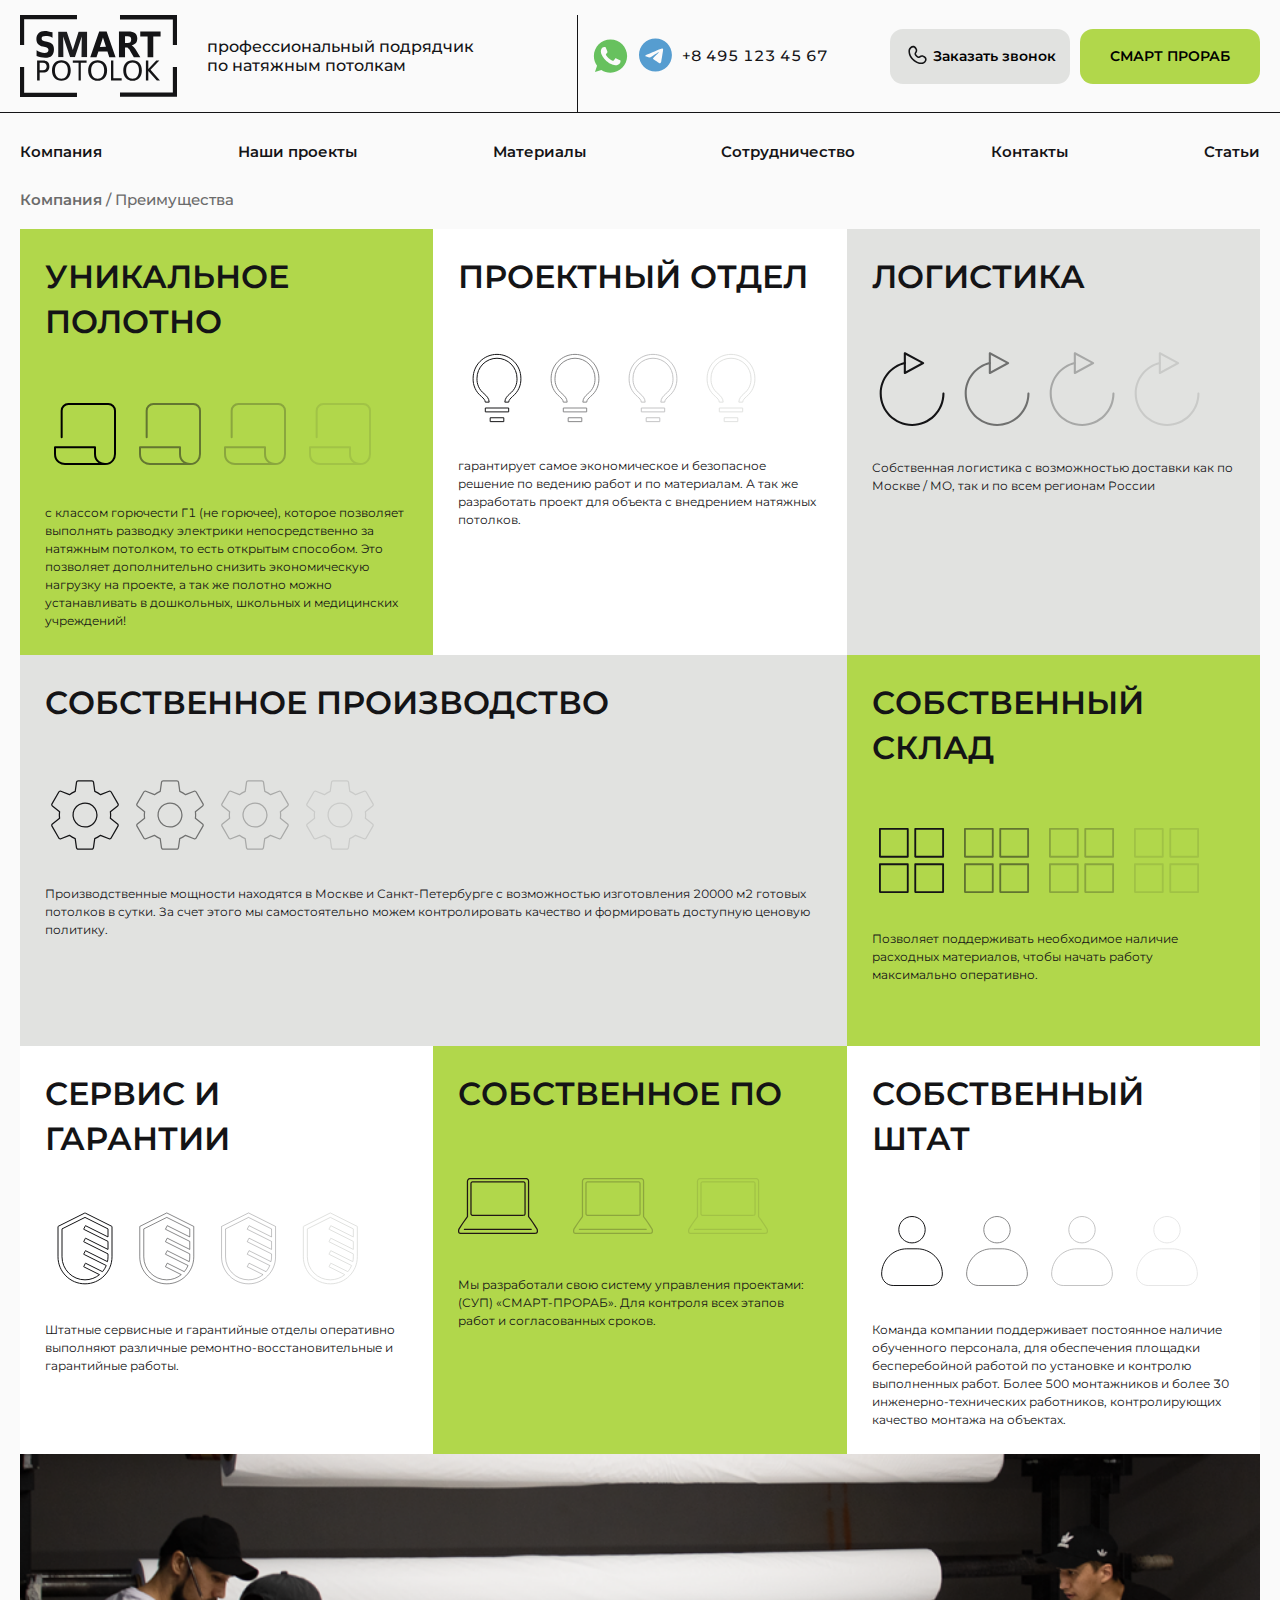
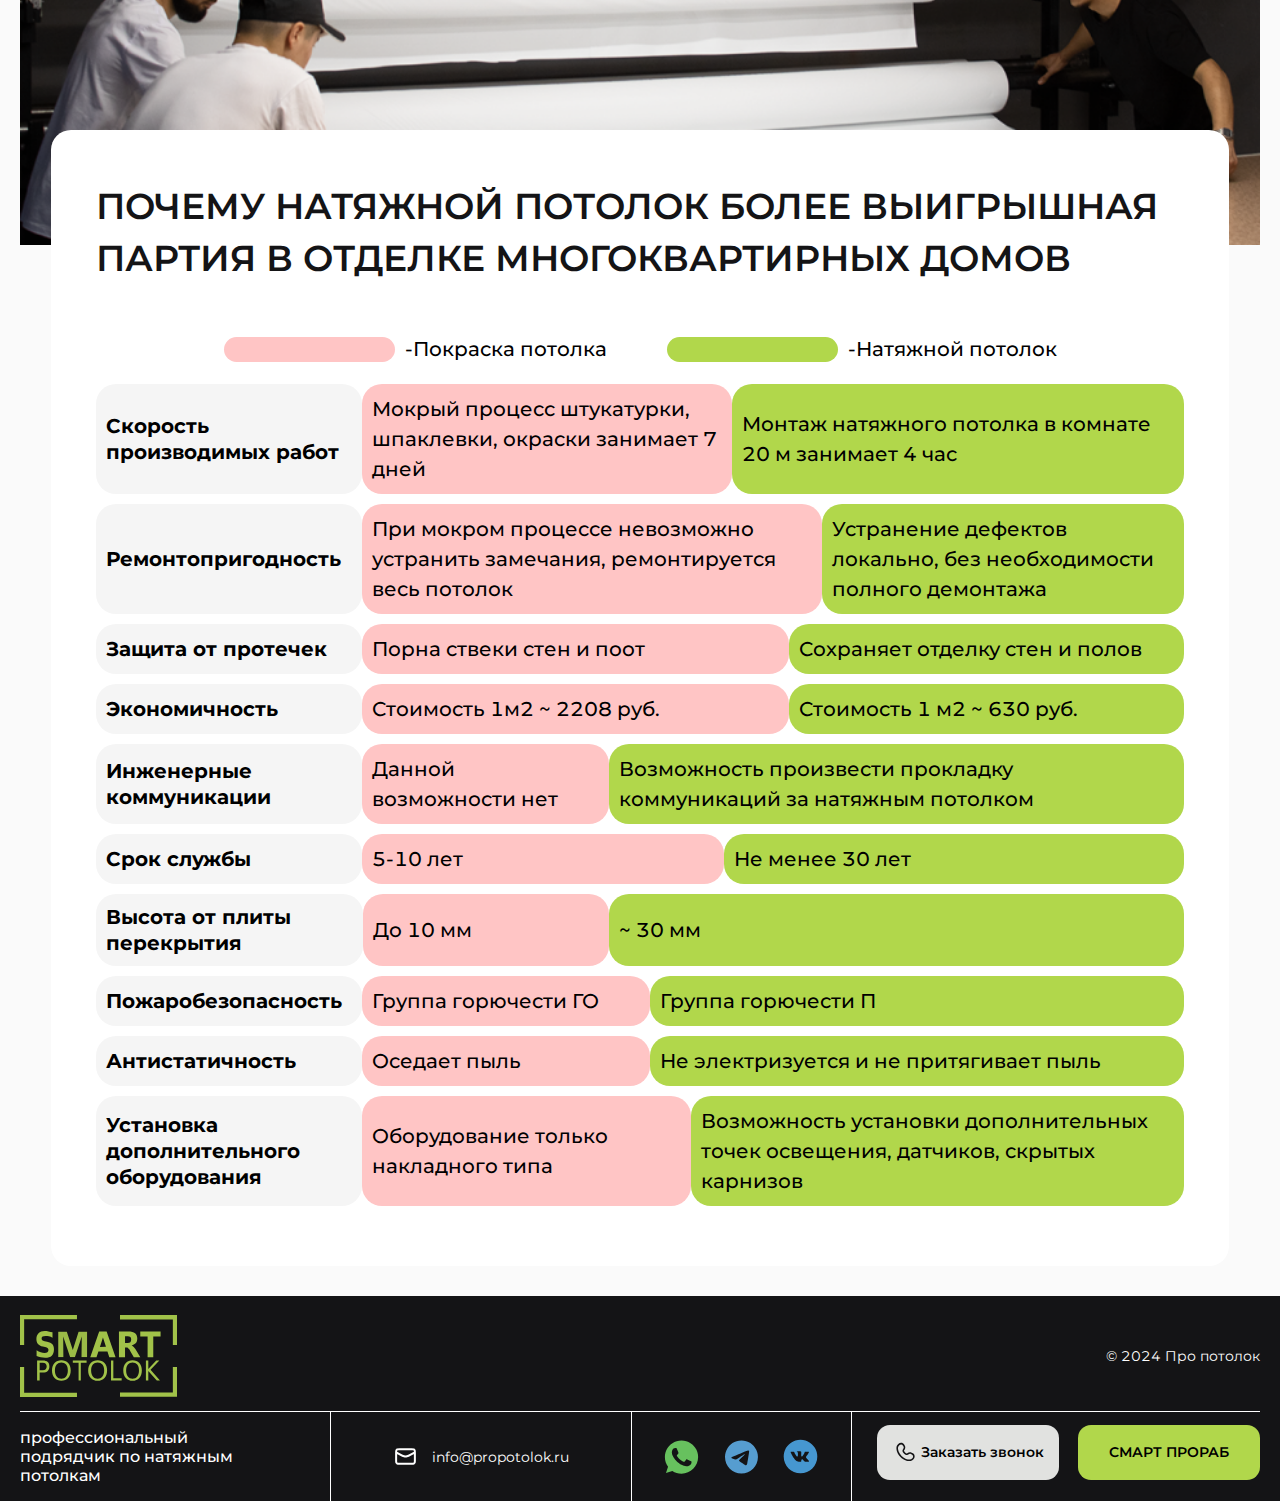
<file: premushestva.html>
<!DOCTYPE html>
<html lang="ru">
<head>
    <meta charset="UTF-8">
    <meta name="viewport" content="width=device-width, initial-scale=1.0">
    <title>Преимущества</title>
    <link rel="stylesheet" href="assets/css/plugin/bootstrap.css">
    <link rel="stylesheet" href="assets/css/plugin/swiper.css">
    <link rel="stylesheet" href="assets/css/main.css">
</head>
<body class="page-in">
    <header class="header">
        <div class="header-top position-relative">
            <div class="container">
                <div class="row">
                    <div class="col-12 d-flex align-items-center justify-content-between">
                        <div class="top-left d-flex align-items-center">
                            <a href="./index.html" class="logo">
                                <img src="assets/img/svg/logo.svg" alt="">
                            </a>
                            <p class="header-text">профессиональный подрядчик <br> по натяжным потолкам</p>
                        </div>
                        <div class="top-right d-flex align-items-center justify-content-between">
                            <div class="social d-flex align-items-center">
                                <div class="d-flex">
                                    <a href="#">
                                        <svg width="35" height="36" viewBox="0 0 35 36" fill="none" xmlns="http://www.w3.org/2000/svg">
                                            <path fill-rule="evenodd" clip-rule="evenodd" d="M17.4952 1.375C8.33011 1.375 0.875 8.83219 0.875 17.9999C0.875 21.6356 2.04751 25.0075 4.04068 27.7443L1.9692 33.9211L8.35933 31.8788C10.9876 33.6185 14.124 34.625 17.5048 34.625C26.6699 34.625 34.125 27.1675 34.125 18.0001C34.125 8.83249 26.6699 1.37527 17.5048 1.37527L17.4952 1.375ZM12.8539 9.81969C12.5315 9.04762 12.2872 9.01839 11.7989 8.99853C11.6326 8.98888 11.4473 8.97923 11.2418 8.97923C10.6065 8.97923 9.94218 9.16487 9.54151 9.57531C9.05314 10.0737 7.84145 11.2367 7.84145 13.6215C7.84145 16.0064 9.58066 18.3129 9.81505 18.6357C10.0594 18.9578 13.2058 23.9229 18.0911 25.9464C21.9114 27.5297 23.0451 27.3829 23.9145 27.1973C25.1847 26.9237 26.7775 25.985 27.1781 24.8516C27.5788 23.7177 27.5788 22.75 27.4613 22.5448C27.3441 22.3396 27.0215 22.2226 26.5331 21.978C26.0447 21.7336 23.6702 20.5607 23.2207 20.4043C22.7809 20.2383 22.3609 20.297 22.0289 20.7662C21.5598 21.421 21.1007 22.0858 20.7293 22.4863C20.4361 22.7991 19.9571 22.8383 19.5567 22.672C19.0193 22.4474 17.5148 21.9192 15.6581 20.2675C14.2217 18.9873 13.2447 17.3944 12.9615 16.9156C12.678 16.427 12.9322 16.1432 13.1567 15.8795C13.401 15.5764 13.6354 15.3615 13.8797 15.0779C14.124 14.7946 14.2608 14.6479 14.4172 14.3155C14.5835 13.9931 14.466 13.6607 14.3488 13.4163C14.2316 13.1719 13.2546 10.787 12.8539 9.81969Z" fill="#67C15E"/>
                                        </svg>
                                    </a>
                                    <a href="#">
                                        <svg width="34" height="34" viewBox="0 0 34 34" fill="none" xmlns="http://www.w3.org/2000/svg">
                                            <path d="M24.1959 10.4813C24.2025 10.4813 24.2112 10.4813 24.22 10.4813C24.4486 10.4813 24.6608 10.5523 24.8347 10.6748L24.8314 10.6727C24.9583 10.7831 25.0436 10.9384 25.0644 11.1134V11.1167C25.0862 11.2502 25.0983 11.4033 25.0983 11.5597C25.0983 11.6308 25.0961 11.7008 25.0906 11.7708V11.7609C24.8445 14.352 23.777 20.6356 23.2345 23.5363C23.0048 24.7645 22.5531 25.1758 22.1156 25.2152C21.1652 25.3038 20.4433 24.5873 19.5223 23.9836C18.0808 23.0375 17.2659 22.4491 15.867 21.527C14.2494 20.4628 15.2983 19.8755 16.2192 18.9195C16.4609 18.668 20.6511 14.8563 20.7331 14.5106C20.7375 14.4898 20.7397 14.4669 20.7397 14.4428C20.7397 14.3575 20.708 14.2798 20.6566 14.2208C20.5997 14.1836 20.5286 14.1628 20.4542 14.1628C20.405 14.1628 20.358 14.1727 20.3142 14.1891L20.3164 14.188C20.172 14.2208 17.8693 15.7426 13.4083 18.7533C12.9216 19.1372 12.3069 19.38 11.6375 19.4084H11.6309C10.6827 19.2936 9.82187 19.0825 9.00484 18.7817L9.08578 18.808C8.05984 18.4733 7.245 18.2972 7.315 17.7306C7.35219 17.436 7.75833 17.1345 8.53344 16.8261C13.308 14.7458 16.4919 13.3746 18.0852 12.7125C19.8428 11.7795 21.8805 11.0117 24.0231 10.5141L24.1948 10.4802L24.1959 10.4813ZM17.4234 0.621094C8.34313 0.642969 0.989843 8.00937 0.989843 17.093C0.989843 26.1897 8.36391 33.5648 17.4617 33.5648C26.5595 33.5648 33.9336 26.1908 33.9336 17.093C33.9336 8.00937 26.5803 0.642969 17.5022 0.621094H17.5C17.4745 0.621094 17.449 0.621094 17.4234 0.621094Z" fill="#569DD0"/>
                                        </svg>
                                    </a>
                                </div>
                                <a href="tel:84951234567">+8 495 123 45 67</a>
                            </div>
                            <div class="btns d-flex">
                                <button class="order-btn d-flex align-items-center">
                                    <svg width="25" height="26" viewBox="0 0 25 26" fill="none" xmlns="http://www.w3.org/2000/svg">
                                        <path fill-rule="evenodd" clip-rule="evenodd" d="M6.25776 4.04875C8.00783 2.29868 10.9611 2.43172 12.1797 4.61518L12.8557 5.82656C13.6515 7.25242 13.3124 9.05146 12.1475 10.2306C12.132 10.2519 12.0497 10.3716 12.0395 10.5808C12.0265 10.8478 12.1212 11.4653 13.0779 12.4219C14.0343 13.3783 14.6517 13.4734 14.9189 13.4604C15.1282 13.4501 15.248 13.368 15.2693 13.3523C16.4484 12.1875 18.2475 11.8484 19.6733 12.6441L20.8847 13.3203C23.0681 14.5388 23.2011 17.492 21.4511 19.2421C20.515 20.1782 19.2703 21.0099 17.8076 21.0655C15.64 21.1476 12.0407 20.5879 8.47641 17.0235C4.91204 13.4591 4.35227 9.8599 4.43444 7.69226C4.48989 6.22956 5.32165 4.98486 6.25776 4.04875ZM10.8153 5.37664C10.1913 4.25856 8.51452 4.0017 7.36261 5.15361C6.55496 5.96126 6.02989 6.85273 5.99582 7.75146C5.92729 9.55911 6.37358 12.711 9.58126 15.9186C12.789 19.1263 15.9407 19.5725 17.7484 19.504C18.6472 19.4699 19.5386 18.9449 20.3462 18.1372C21.4981 16.9854 21.2412 15.3086 20.1232 14.6846L18.9119 14.0086C18.1583 13.588 17.0998 13.7315 16.3568 14.4745C16.2837 14.5474 15.8192 14.981 14.9948 15.0211C14.1507 15.0621 13.1292 14.6829 11.9731 13.5268C10.8167 12.3704 10.4375 11.3485 10.4789 10.5043C10.5193 9.67985 10.9528 9.21568 11.0253 9.14313C11.7683 8.40008 11.9119 7.34157 11.4914 6.58802L10.8153 5.37664Z" fill="#141416"/>
                                    </svg>
                                    <span>Заказать звонок</span>
                                </button>
                                <button class="smart-btn">СМАРТ ПРОРАБ</button>
                            </div>
                            <div class="menu-btn align-items-center justify-content-center">
                                <img src="assets/img/svg/burger.svg" alt="">
                                <img src="assets/img/svg/close.svg" alt="">
                            </div>
                        </div>
                    </div>
                </div>
            </div>
        </div>
        <div class="header-nav">
            <div class="container">
                <div class="row">
                    <div class="col-12">
                        <ul class="nav d-flex align-items-center justify-content-between">
                            <li class="nav-item"><a href="#">Компания</a>
                                <ul class="nav-list">
                                    <li><a href="./premushestva.html">Преимущества</a></li>
                                    <li><a href="#">Нас рекомендуют</a></li>
                                    <li><a href="#">Благодарности</a></li>
                                    <li><a href="#">Принципы работы</a></li>
                                </ul>
                            </li>
                            <li><a href="#">Наши проекты</a></li>
                            <li><a href="#">Материалы</a></li>
                            <li><a href="#">Сотрудничество</a></li>
                            <li><a href="#">Контакты</a></li>
                            <li><a href="#">Статьи</a></li>
                        </ul>
                    </div>
                </div>
            </div>
        </div>
        <div class="header-menu">
            <ul class="menu-nav d-flex align-items-center justify-content-center flex-column">
                <li><a href="#">Компания</a></li>
                <li><a href="#">Наши проекты</a></li>
                <li><a href="#">Материалы</a></li>
                <li><a href="#">Сотрудничество</a></li>
                <li><a href="#">Контакты</a></li>
                <li><a href="#">Статьи</a></li>
            </ul>
        </div>
    </header>

    <main class="main">
        <div class="head-page">
            <div class="container">
                <div class="row">
                    <div class="col-12">
                        <a href="#">Компания</a>
                        <span class="mx">/</span>
                        <span>Преимущества</span>
                    </div>
                </div>
            </div>
        </div>
        <div class="advantages">
            <div class="container">
                <div class="row">
                    <div class="col-12">
                        <div class="advantages-box">
                            <div class="advantages-item">
                                <h3 class="title-subtext">Уникальное полотно</h3>
                                <img src="assets/img/svg/i7.svg" alt="" class="icons">
                                <p class="item-text">с классом горючести Г1 (не горючее), которое позволяет выполнять разводку электрики непосредственно за натяжным потолком, то есть открытым способом. Это позволяет дополнительно снизить экономическую нагрузку на проекте, а так же полотно можно устанавливать в дошкольных, школьных и медицинских учреждений!</p>
                            </div>
                            <div class="advantages-item">
                                <h3 class="title-subtext">проектный отдел</h3>
                                <img src="assets/img/svg/i8.svg" alt="" class="icons">
                                <p class="item-text">гарантирует самое экономическое и безопасное решение по ведению работ и по материалам. А так же разработать проект для объекта с внедрением натяжных потолков.</p>
                            </div>
                            <div class="advantages-item">
                                <h3 class="title-subtext">Логистика</h3>
                                <img src="assets/img/svg/i9.svg" alt="" class="icons">
                                <p class="item-text">Собственная логистика с возможностью доставки как по Москве / МО, так и по всем регионам России</p>
                            </div>
                            <div class="advantages-item">
                                <h3 class="title-subtext">Собственное производство</h3>
                                <img src="assets/img/svg/i10.svg" alt="" class="icons">
                                <p class="item-text">Производственные мощности находятся в Москве и Санкт-Петербурге с возможностью изготовления 20000 м2 готовых потолков в сутки. За счет этого мы самостоятельно можем контролировать качество и формировать доступную ценовую политику.</p>
                            </div>
                            <div class="advantages-item">
                                <h3 class="title-subtext">Собственный склад</h3>
                                <img src="assets/img/svg/i2.svg" alt="" class="icons">
                                <p class="item-text">Позволяет поддерживать необходимое наличие расходных материалов, чтобы начать работу максимально оперативно.</p>
                            </div>
                            <div class="advantages-item">
                                <h3 class="title-subtext">сервис и гарантии</h3>
                                <img src="assets/img/svg/i5.svg" alt="" class="icons">
                                <p class="item-text">Штатные сервисные и гарантийные отделы оперативно выполняют различные ремонтно-восстановительные и гарантийные работы.</p>
                            </div>
                            
                            <div class="advantages-item">
                                <h3 class="title-subtext">СОБСТВЕННОЕ по</h3>
                                <img src="assets/img/svg/i4.svg" alt="" class="icons">
                                <p class="item-text">Мы разработали свою систему управления проектами: (СУП) «СМАРТ-ПРОРАБ». Для контроля всех этапов работ и согласованных сроков.</p>
                            </div>
                            <div class="advantages-item">
                                <h3 class="title-subtext">собственный  штат</h3>
                                <img src="assets/img/svg/i6.svg" alt="" class="icons">
                                <p class="item-text">Команда компании поддерживает постоянное наличие обученного персонала, для обеспечения площадки бесперебойной работой по установке и контролю выполненных работ. Более 500 монтажников и более 30 инженерно-технических работников, контролирующих качество монтажа на объектах.</p>
                            </div>
                            <div class="advantages-item">
                                <img src="assets/img/png/p4.png" alt="" class="item-img">
                            </div>
                        </div>
                    </div>
                </div>
            </div>
        </div>

        <div class="faqs">
            <div class="container">
                <div class="row">
                    <div class="col-12">
                        <div class="faqs-box">
                            <h2 class="title-text">Почему натяжной потолок более выигрышная партия в отделке многоквартирных домов</h2>
                            <div class="faqs-head">
                                <div class="head-text"><span>-</span> Покраска потолка</div>
                                <div class="head-text"><span>-</span> Натяжной потолок</div>
                            </div>
                            <ul class="faqs-lists">
                                <li class="faqs-item">
                                    <p class="item-name">
                                        <span>Скорость <br> производимых работ</span>
                                        <span>Скорость производимых работ</span>
                                    </p>
                                    <div class="w-100 d-flex">
                                        <p class="item-text1">Мокрый процесс штукатурки, шпаклевки, окраски занимает 7 дней</p>
                                        <p class="item-text2">Монтаж натяжного потолка в комнате 20 м занимает 4 час</p>
                                    </div>
                                </li>
                                <li class="faqs-item">
                                    <p class="item-name">Ремонтопригодность</p>
                                    <div class="w-100 d-flex">
                                        <p class="item-text1">При мокром процессе невозможно устранить замечания, ремонтируется весь потолок</p>
                                        <p class="item-text2">Устранение дефектов локально, без необходимости полного демонтажа</p>
                                    </div>
                                </li>
                                <li class="faqs-item">
                                    <p class="item-name">Защита от протечек</p>
                                    <div class="w-100 d-flex">
                                        <p class="item-text1">Порна ствеки стен и поот</p>
                                    <p class="item-text2">Сохраняет отделку стен и полов</p>
                                    </div>
                                </li>
                                <li class="faqs-item">
                                    <p class="item-name">Экономичность</p>
                                    <div class="w-100 d-flex">
                                        <p class="item-text1">Стоимость 1м2 ~ 2208 руб.</p>
                                    <p class="item-text2">Стоимость 1 м2 ~ 630 руб.</p>
                                    </div>
                                </li>
                                <li class="faqs-item">
                                    <p class="item-name">Инженерные коммуникации</p>
                                    <div class="w-100 d-flex">
                                        <p class="item-text1">Данной возможности нет</p>
                                    <p class="item-text2">Возможность произвести прокладку коммуникаций за натяжным потолком</p>
                                    </div>
                                </li>
                                <li class="faqs-item">
                                    <p class="item-name">Срок службы</p>
                                    <div class="w-100 d-flex">
                                        <p class="item-text1">5-10 лет</p>
                                    <p class="item-text2">Не менее 30 лет</p>
                                    </div>
                                </li>
                                <li class="faqs-item">
                                    <p class="item-name">Высота от плиты перекрытия</p>
                                    <div class="w-100 d-flex">
                                        <p class="item-text1">До 10 мм</p>
                                    <p class="item-text2">~ 30 мм</p>
                                    </div>
                                </li>
                                <li class="faqs-item">
                                    <p class="item-name">Пожаробезопасность</p>
                                    <div class="w-100 d-flex">
                                        <p class="item-text1">Группа горючести ГО</p>
                                    <p class="item-text2">Группа горючести П</p>
                                    </div>
                                </li>
                                <li class="faqs-item">
                                    <p class="item-name">Антистатичность</p>
                                    <div class="w-100 d-flex">
                                        <p class="item-text1">Оседает пыль</p>
                                    <p class="item-text2">Не электризуется и не притягивает пыль</p>
                                    </div>
                                </li>
                                <li class="faqs-item">
                                    <p class="item-name">
                                        <span>Установка <br> дополнительного <br> оборудования</span>
                                        <span>Установка дополнительного оборудования</span>
                                    </p>
                                    <div class="w-100 d-flex">
                                        <p class="item-text1">Оборудование только накладного типа</p>
                                    <p class="item-text2">Возможность установки дополнительных точек освещения, датчиков, скрытых карнизов</p>
                                    </div>
                                </li>
                            </ul>
                        </div>
                    </div>
                </div>
            </div>
        </div>
    </main>

    <footer class="footer">
        <div class="container">
            <div class="row">
                <div class="col-12">
                    <div class="footer-top d-flex align-items-center justify-content-between">
                        <a href="./index.html" class="logo">
                            <img src="assets/img/svg/logo-footer.svg" alt="" class="logo-img">
                        </a>
                        <p class="top-text">© 2024 Про потолок</p>
                    </div>
                    <div class="footer-box d-flex flex-wrap justify-content-between">
                        <div class="box-text"><p>профессиональный подрядчик по натяжным потолкам</p></div>
                        <div class="box-links">
                            <div class="box-mail">
                                <a href="mailto:info@propotolok.ru" class="d-flex align-items-center">
                                    <svg width="25" height="25" viewBox="0 0 25 25" fill="none" xmlns="http://www.w3.org/2000/svg">
                                        <path d="M21.875 8.3335L18.1658 10.3941C16.0979 11.543 15.064 12.1175 13.969 12.3427C12.9998 12.5419 12.0002 12.5419 11.031 12.3427C9.93608 12.1175 8.90211 11.543 6.83417 10.3941L3.125 8.3335M6.45833 19.7918H18.5417C19.7084 19.7918 20.2919 19.7918 20.7375 19.5647C21.1295 19.3651 21.4482 19.0463 21.6479 18.6543C21.875 18.2087 21.875 17.6253 21.875 16.4585V8.54183C21.875 7.37506 21.875 6.79166 21.6479 6.34602C21.4482 5.95401 21.1295 5.6353 20.7375 5.43557C20.2919 5.2085 19.7084 5.2085 18.5417 5.2085H6.45833C5.29156 5.2085 4.70817 5.2085 4.26252 5.43557C3.87051 5.6353 3.5518 5.95401 3.35207 6.34602C3.125 6.79166 3.125 7.37505 3.125 8.54183V16.4585C3.125 17.6253 3.125 18.2087 3.35207 18.6543C3.5518 19.0463 3.87051 19.3651 4.26252 19.5647C4.70817 19.7918 5.29155 19.7918 6.45833 19.7918Z" stroke="white" stroke-width="2" stroke-linecap="round" stroke-linejoin="round"/>
                                    </svg>
                                    info@propotolok.ru
                                </a>
                            </div>
                            <div class="socials">
                                <a href="#">
                                    <img src="assets/img/svg/wp.svg" alt="">
                                </a>
                                <a href="#">
                                    <img src="assets/img/svg/tg.svg" alt="">
                                </a>
                                <a href="#">
                                    <img src="assets/img/svg/vk.svg" alt="">
                                </a>
                            </div>
                        </div>
                        <div class="btns d-flex">
                            <button class="order-btn d-flex align-items-center">
                                <svg width="25" height="26" viewBox="0 0 25 26" fill="none" xmlns="http://www.w3.org/2000/svg">
                                    <path fill-rule="evenodd" clip-rule="evenodd" d="M6.25776 4.04875C8.00783 2.29868 10.9611 2.43172 12.1797 4.61518L12.8557 5.82656C13.6515 7.25242 13.3124 9.05146 12.1475 10.2306C12.132 10.2519 12.0497 10.3716 12.0395 10.5808C12.0265 10.8478 12.1212 11.4653 13.0779 12.4219C14.0343 13.3783 14.6517 13.4734 14.9189 13.4604C15.1282 13.4501 15.248 13.368 15.2693 13.3523C16.4484 12.1875 18.2475 11.8484 19.6733 12.6441L20.8847 13.3203C23.0681 14.5388 23.2011 17.492 21.4511 19.2421C20.515 20.1782 19.2703 21.0099 17.8076 21.0655C15.64 21.1476 12.0407 20.5879 8.47641 17.0235C4.91204 13.4591 4.35227 9.8599 4.43444 7.69226C4.48989 6.22956 5.32165 4.98486 6.25776 4.04875ZM10.8153 5.37664C10.1913 4.25856 8.51452 4.0017 7.36261 5.15361C6.55496 5.96126 6.02989 6.85273 5.99582 7.75146C5.92729 9.55911 6.37358 12.711 9.58126 15.9186C12.789 19.1263 15.9407 19.5725 17.7484 19.504C18.6472 19.4699 19.5386 18.9449 20.3462 18.1372C21.4981 16.9854 21.2412 15.3086 20.1232 14.6846L18.9119 14.0086C18.1583 13.588 17.0998 13.7315 16.3568 14.4745C16.2837 14.5474 15.8192 14.981 14.9948 15.0211C14.1507 15.0621 13.1292 14.6829 11.9731 13.5268C10.8167 12.3704 10.4375 11.3485 10.4789 10.5043C10.5193 9.67985 10.9528 9.21568 11.0253 9.14313C11.7683 8.40008 11.9119 7.34157 11.4914 6.58802L10.8153 5.37664Z" fill="#141416"/>
                                </svg>
                                <span>Заказать звонок</span>
                            </button>
                            <button class="smart-btn">СМАРТ ПРОРАБ</button>
                        </div>
                    </div>
                </div>
            </div>
        </div>
    </footer>

    <div class="popUp popUp-order d-none">
        <div class="popUp-content d-flex justify-content-center">
            <button class="popUp-close">
                <img src="assets/img/svg/close2.svg" alt="">
            </button>
            <img src="assets/img/png/smp.png" class="smart-potolok" alt="">
            <form class="popUp-form d-flex flex-column align-items-center justify-content-center">
                <h3 class="form-title">Заказать звонок</h3>
                <div class="input-box">
                    <input type="text" class="form__inp" placeholder="Ваше имя" required>
                </div>
                <div class="input-box">
                    <input type="text" class="form__inp phone" placeholder="+7 (___) ___-__-__" required>
                </div>
                <div class="check-box d-flex align-items-start text-start">
                    <input type="checkbox" id="check" class="form__check" checked>
                    <label for="check">Отправляя данную форму, даю согласие на обработку персональных данных</label>
                </div>
                <button class="form-btn" type="submit">Отправить</button>
            </form>
        </div>
    </div>

    <script src="assets/js/plugin/jquery.js"></script>
    <script src="assets/js/plugin/mask.js"></script>
    <script src="assets/js/plugin/swiper.js"></script>
    <script src="assets/js/header.js"></script>
    <script src="assets/js/popUp.js"></script>
</body>
</html>
</file>
<file: assets/css/main.css>
@font-face {
  font-family: "Montserrat";
  src: url(../font/Montserrat/Montserrat-Regular.ttf) format("truetype");
  font-style: normal;
  font-weight: 400;
  font-display: fallback;
}
@font-face {
  font-family: "Montserrat";
  src: url(../font/Montserrat/Montserrat-Medium.ttf) format("truetype");
  font-style: normal;
  font-weight: 500;
  font-display: fallback;
}
@font-face {
  font-family: "Montserrat";
  src: url(../font/Montserrat/Montserrat-SemiBold.ttf) format("truetype");
  font-style: normal;
  font-weight: 600;
  font-display: fallback;
}
@font-face {
  font-family: "Montserrat";
  src: url(../font/Montserrat/Montserrat-Bold.ttf) format("truetype");
  font-style: normal;
  font-weight: 700;
  font-display: fallback;
}
*, *::before, *::after {
  margin: 0;
  padding: 0;
  box-sizing: border-box;
}

html {
  scroll-behavior: smooth;
}

body {
  font-family: "Montserrat", sans-serif;
  font-feature-settings: "onum" off, "pnum" off, "lnum" on, "tnum" on;
  -moz-font-feature-settings: "onum=0, pnum=0, lnum=1, tnum=1"; /* Firefox */
  -webkit-font-feature-settings: "onum" off, "pnum" off, "lnum" on, "tnum" on; /* WebKit */
  -o-font-feature-settings: "onum" off, "pnum" off, "lnum" on, "tnum" on;
  font-weight: 400;
  font-size: 15px;
  line-height: 22px;
  color: #141416;
}

.bodyStopScroll {
  overflow: hidden;
  height: 100vh;
}

ul, ol {
  list-style: none;
  margin: 0;
  padding: 0;
}

a {
  text-decoration: none;
  color: inherit;
}

a:hover {
  color: inherit;
  text-decoration: none;
}

h1, h2, h3, h4, h5, h6, p {
  margin: 0;
  padding: 0;
}

button {
  outline: none;
  border: none;
  padding: 0;
  transition: 0.3s all;
}

input, textarea, select, button {
  border: none;
  outline: none;
}

.container {
  max-width: 1480px;
  padding: 0 20px;
}

.pagination {
  max-width: 220px !important;
  display: flex;
  justify-content: space-between;
}
.pagination .swiper-pagination-bullet {
  opacity: 1;
  width: 100%;
  height: 3px;
  background: #fff;
  border-radius: 50px;
  margin-right: 20px;
}
.pagination .swiper-pagination-bullet:last-child {
  margin-right: 0;
}
.pagination .swiper-pagination-bullet-active {
  background: #141416;
}

.swiper-btns .swiper-button-prev,
.swiper-btns .swiper-button-next {
  width: 50px;
  height: 50px;
  border-radius: 50%;
  background: #fff;
  display: flex;
  align-items: center;
  justify-content: center;
  transition: 0.3s all;
  position: relative;
  top: 0;
  left: 0;
  margin: 0;
}
.swiper-btns .swiper-button-prev::after,
.swiper-btns .swiper-button-next::after {
  display: none;
}
.swiper-btns .swiper-button-prev:hover,
.swiper-btns .swiper-button-next:hover {
  background: #B1D74B;
}
.swiper-btns .swiper-button-prev:hover svg path,
.swiper-btns .swiper-button-next:hover svg path {
  fill: #fff;
}
.swiper-btns .swiper-button-prev {
  margin-right: 20px;
}

.title-text {
  font-size: 45px;
  line-height: 60px;
  font-weight: 600;
  text-transform: uppercase;
}

.title-subtext {
  font-size: 35px;
  line-height: 45px;
  font-weight: 600;
  text-transform: uppercase;
}

.info-title {
  font-size: 30px;
  line-height: 45px;
  font-weight: 600;
  text-transform: uppercase;
}

.btns button {
  height: 55px;
  border-radius: 13px;
  color: #000;
  font-size: 14px;
  line-height: 17px;
  font-weight: 600;
}
.btns button:hover {
  opacity: 0.8;
}
.btns button:first-child {
  width: 213px;
  background: #E1E2E0;
  margin-right: 19px;
  display: flex;
  align-items: center;
  justify-content: center;
}
.btns button:first-child svg {
  margin-right: 4px;
}
.btns button:first-child:hover {
  opacity: 1;
}
.btns button:first-child:hover svg {
  animation: animCall 0.5s alternate infinite linear;
}
.btns button:last-child {
  text-transform: uppercase;
  width: 200px;
  background: #B1D74B;
}

@keyframes animCall {
  from {
    transform: rotate(-5deg) scale(1.3);
  }
  to {
    transform: rotate(20deg) scale(1.3);
  }
}
.header {
  position: relative;
}
.header::before {
  content: "";
  position: absolute;
  width: 100%;
  height: 75px;
  background: #fff;
  left: 0;
  top: 100%;
}
.header .header-top {
  padding: 15px 0 0;
  border-bottom: 1px solid #141416;
  background: #fff;
  z-index: 100;
}
.header .header-top .logo {
  display: inline-block;
  margin-right: 60px;
}
.header .header-top .top-left {
  width: 45%;
  border-right: 1px solid #141416;
  padding-bottom: 15px;
  font-size: 16px;
  line-height: 19px;
  font-weight: 500;
}
.header .header-top .top-right {
  width: 55%;
  padding: 0 0 15px 60px;
}
.header .header-top .top-right .social a {
  display: block;
  margin-right: 10px;
  font-weight: 500;
  white-space: nowrap;
}
.header .header-top .top-right .social a:hover {
  opacity: 0.8;
  color: #B1D74B;
}
.header .header-top .top-right .social a:last-child:hover {
  opacity: 1;
}
.header .header-top .top-right .menu-btn {
  min-width: 40px;
  height: 40px;
  border-radius: 5px;
  background: #B1D74B;
  cursor: pointer;
  display: none;
}
.header .header-top .top-right .menu-btn img:last-child {
  display: none;
}
.header .header-top .top-right .clickedMenu img:first-child {
  display: none;
}
.header .header-top .top-right .clickedMenu img:last-child {
  display: block;
}
.header .header-nav {
  position: relative;
  z-index: 100;
}
.header .header-nav .nav {
  padding: 30px 0;
}
.header .header-nav .nav li {
  font-size: 15px;
  line-height: 18px;
  font-weight: 600;
  color: #141416;
  transition: 0.3s all;
  position: relative;
}
.header .header-nav .nav li:hover {
  color: #B1D74B;
}
.header .header-nav .nav .nav-list {
  position: absolute;
  min-width: 185px;
  top: 100%;
  left: 0;
  white-space: nowrap;
  background: #FAFAFA;
  border-bottom: 1px solid #000;
  padding: 20px 10px 12px;
  z-index: 20;
  display: none;
}
.header .header-nav .nav .nav-list::before {
  content: "";
  width: 100%;
  height: 1px;
  background: #000;
  position: absolute;
  top: 5px;
  left: 0;
}
.header .header-nav .nav .nav-list li {
  margin-bottom: 15px;
}
.header .header-nav .nav .nav-list li:last-child {
  margin-bottom: 0;
}
.header .header-nav .nav .nav-item:hover .nav-list {
  display: block;
}
.header .header-menu {
  position: absolute;
  top: -100%;
  left: 0;
  width: 100%;
  background: #fff;
  z-index: 99;
  padding: 10px 20px;
  transition: 0.3s linear;
}
.header .header-menu li {
  font-size: 15px;
  line-height: 18px;
  font-weight: 600;
  color: #141416;
  margin-bottom: 20px;
}
.header .showMenu {
  top: 100%;
}

.page-in {
  background: #FAFAFA;
}
.page-in .main {
  background: #FAFAFA;
}
.page-in .header::before {
  display: none;
}
.page-in .header .header-top {
  background: #FAFAFA;
}

.head-page {
  font-size: 15px;
  line-height: 18px;
  font-weight: 500;
  color: #6B6B6B;
  margin: 10px 0 20px;
}
.head-page a {
  font-weight: 600;
}
.head-page a:hover {
  color: #B1D74B;
}

.main {
  background: #E1E2E0;
}
.main .wrapper {
  position: relative;
  z-index: 2;
}
.main .wrapper .wr-item .item-img {
  width: 100%;
  height: 450px;
  border-radius: 35px;
  object-fit: cover;
  object-position: top;
}
.main .wrapper .wr-item .item-text {
  width: 55%;
  font-size: 20px;
  line-height: 34px;
  color: #141416;
  margin-top: 25px;
}
.main .wrapper .swiper-controls {
  position: absolute;
  top: 480px;
  right: 0;
  width: 100%;
  z-index: 3;
}
.main .wrapper .swiper-controls::before {
  content: "";
  width: 40%;
  height: 100px;
  background: #E1E2E0;
  position: absolute;
  top: -5px;
  right: 0;
}
.main .wrapper .swiper-controls .pagination {
  margin-right: 45px;
  position: relative;
  z-index: 3;
  bottom: 0;
}
.main .smart {
  padding: 54px 0 45px;
  position: relative;
  z-index: 3;
}
.main .smart .smart-box {
  background: #fff;
  padding: 72px 98px 78px;
  border-radius: 35px;
}
.main .smart .smart-info {
  padding: 26px 0;
}
.main .smart .smart-info .info-left {
  width: 66%;
  height: 415px;
  background: #E1E2E0;
  display: flex;
  align-items: center;
  padding-left: 71px;
}
.main .smart .smart-info .info-left img {
  width: 50%;
}
.main .smart .smart-info .info-right {
  position: absolute;
  top: 50%;
  right: 0;
  transform: translateY(-50%);
  background: #A1C249;
  width: 60%;
  min-height: 321px;
  font-size: 15px;
  line-height: 21px;
  padding-left: 160px;
  display: flex;
  align-items: center;
}
.main .smart .smart-info .info-right__text {
  position: relative;
  width: 86%;
}
.main .smart .smart-info .info-right__text::before {
  content: "";
  position: absolute;
  left: -50px;
  top: 0;
  width: 1px;
  height: 80%;
  background: #fff;
}
.main .smart .smart-item {
  display: grid;
  grid-template-columns: repeat(3, 1fr);
  grid-column-gap: 80px;
  position: relative;
  padding: 120px 24px 40px;
  border-top: 1px solid #E1E2E0;
  border-bottom: 1px solid #E1E2E0;
}
.main .smart .smart-item:last-child {
  border-top: none;
}
.main .smart .smart-item::before, .main .smart .smart-item::after {
  content: "";
  position: absolute;
  top: 0;
  width: 1px;
  height: 100%;
  background: #E1E2E0;
}
.main .smart .smart-item::before {
  left: 33%;
}
.main .smart .smart-item::after {
  left: 66%;
}
.main .smart .smart-item .info-title {
  position: absolute;
  top: 41px;
  left: 21px;
  width: 35%;
}
.main .smart .smart-item .more-details {
  margin-top: 5px;
  font-size: 14px;
  line-height: 18px;
  font-weight: 500;
  display: none;
}
.main .smart .smart-item .more-details span {
  border-bottom: 1px solid #141416;
}
.main .smart .smart-item .item-list {
  font-size: 15px;
  line-height: 20px;
  margin-top: 40px;
}
.main .smart .smart-item .item-list .list-title {
  font-size: 15px;
  line-height: 20px;
  font-weight: 600;
  margin-bottom: 30px;
}
.main .smart .smart-subtext {
  font-size: 25px;
  line-height: 35px;
  margin-top: 53px;
}
.main .services {
  background: #A1C249;
  padding: 45px 0;
  position: relative;
}
.main .services::before {
  content: "";
  position: absolute;
  bottom: 100%;
  left: 0;
  width: 100%;
  height: 265px;
  background: #A1C249;
}
.main .services .services-box {
  display: grid;
  grid-template-columns: repeat(3, 1fr);
}
.main .services .services-box .services-item {
  min-height: 480px;
  padding: 50px 50px 46px;
  background: #E1E2E0;
  position: relative;
}
.main .services .services-box .services-item .icons {
  margin: 73px 0 27px;
  max-width: 100%;
}
.main .services .services-box .services-item .item-text {
  font-size: 14px;
  line-height: 27px;
}
.main .services .services-box .services-item .item-img {
  position: absolute;
  top: 0;
  left: 0;
  width: 100%;
  height: 100%;
  object-fit: cover;
  object-position: right;
}
.main .services .services-box .services-item:nth-child(1), .main .services .services-box .services-item:nth-child(5) {
  background: #606060;
  color: #fff;
}
.main .services .services-box .services-item:nth-child(4) {
  grid-column-start: 1;
  grid-column-end: 1;
  grid-row-start: 2;
  grid-row-end: 4;
}
.main .services .services-box .services-item:nth-child(4) img:last-child {
  display: none;
}
.main .services .services-box .services-item:nth-child(8), .main .services .services-box .services-item:nth-child(9) {
  background: #fff;
}
.main .services .services-box .services-item:nth-child(8) .icons, .main .services .services-box .services-item:nth-child(9) .icons {
  margin-top: 30px;
}
.main .services .services-box .services-item:nth-child(10) {
  grid-column-start: 2;
  grid-column-end: 4;
  grid-row-start: 4;
  grid-row-end: 4;
}
.main .facts {
  margin: 50px 0;
}
.main .facts .facts-box {
  background: #fff;
  border-radius: 30px;
  padding: 65px 98px;
}
.main .facts .facts-item {
  width: 32%;
  border-radius: 35px;
  padding: 37px 60px;
  background: #A1C249;
  color: #000;
  font-size: 14px;
  line-height: 20px;
  margin-top: 59px;
}
.main .facts .facts-item .item-title {
  font-size: 50px;
  line-height: 60px;
  font-weight: 800;
  margin-bottom: 20px;
  color: #fff;
  white-space: nowrap;
}
.main .facts .facts-item .item-title span {
  font-size: 35px;
  font-weight: 500;
}
.main .supervisor .supervisor-photo {
  width: 50%;
  height: 786px;
  object-fit: cover;
}
.main .supervisor .supervisor-info {
  width: 50%;
  height: 100%;
  background: #fff;
  padding: 50px 95px 50px 110px;
}
.main .supervisor .supervisor-info .info-title {
  font-size: 25px;
  line-height: 35px;
  margin-bottom: 50px;
}
.main .supervisor .supervisor-info .info-text {
  font-size: 14px;
  line-height: 20px;
  margin-bottom: 20px;
}
.main .supervisor .supervisor-info .info-link {
  width: 200px;
  height: 55px;
  margin-top: 65px;
  border-radius: 13px;
  background: #A1C249;
  font-size: 14px;
  line-height: 17px;
  font-weight: 600;
  color: #000;
  display: flex;
  align-items: center;
  justify-content: center;
}
.main .supervisor .supervisor-info .info-link:hover {
  opacity: 0.8;
}
.main .partners {
  padding: 65px 0;
}
.main .partners .swiper-partners {
  margin: 99px 0 88px;
}
.main .partners .swiper-wrapper {
  align-items: center;
}
.main .partners .swiper-slide {
  display: flex;
  align-items: center;
  justify-content: center;
}
.main .partners .swiper-slide:first-child {
  justify-content: start;
}
.main .partners .parner-img {
  max-width: 100%;
  object-fit: cover;
  vertical-align: middle;
}
.main .partners .pagination {
  margin: 0 auto;
}
.main .advantages {
  position: relative;
}
.main .advantages .advantages-box {
  display: grid;
  grid-template-columns: repeat(3, 1fr);
}
.main .advantages .advantages-box .advantages-item {
  min-height: 480px;
  padding: 50px 50px 46px;
  background: #E1E2E0;
  position: relative;
}
.main .advantages .advantages-box .advantages-item .icons {
  margin: 30px 0 37px;
  max-width: 100%;
}
.main .advantages .advantages-box .advantages-item .item-text {
  font-size: 14px;
  line-height: 27px;
}
.main .advantages .advantages-box .advantages-item .item-img {
  position: absolute;
  top: 0;
  left: 0;
  width: 100%;
  height: 100%;
  object-fit: cover;
  object-position: right;
}
.main .advantages .advantages-box .advantages-item:nth-child(1), .main .advantages .advantages-box .advantages-item:nth-child(5), .main .advantages .advantages-box .advantages-item:nth-child(7) {
  background: #B1D74B;
}
.main .advantages .advantages-box .advantages-item:nth-child(2), .main .advantages .advantages-box .advantages-item:nth-child(6), .main .advantages .advantages-box .advantages-item:nth-child(8) {
  background: #fff;
}
.main .advantages .advantages-box .advantages-item:nth-child(4) {
  grid-column-start: 1;
  grid-column-end: 3;
  grid-row-start: 2;
  grid-row-end: 2;
}
.main .advantages .advantages-box .advantages-item:nth-child(9) {
  grid-column-start: 1;
  grid-column-end: 4;
  grid-row-start: 4;
  grid-row-end: 4;
}
.main .advantages .advantages-box .advantages-item:nth-child(3) .icons, .main .advantages .advantages-box .advantages-item:nth-child(4) .icons, .main .advantages .advantages-box .advantages-item:nth-child(7) .icons {
  margin-top: 75px;
}
.main .faqs {
  margin: -115px 0 30px;
  position: relative;
  z-index: 3;
}
.main .faqs .faqs-box {
  width: 95%;
  margin: 0 auto;
  background: #fff;
  border-radius: 20px;
  padding: 50px 45px;
}
.main .faqs .faqs-head {
  display: flex;
  align-items: center;
  justify-content: center;
  margin: 50px 0 20px;
}
.main .faqs .faqs-head .head-text {
  font-size: 20px;
  line-height: 30px;
  font-weight: 500;
  color: #000;
  display: flex;
  align-items: center;
  justify-content: center;
  flex-wrap: wrap;
}
.main .faqs .faqs-head .head-text::before {
  content: "";
  width: 171px;
  height: 25px;
  border-radius: 50px;
  margin-right: 10px;
  background: #B1D74B;
}
.main .faqs .faqs-head .head-text:first-child {
  margin-right: 60px;
}
.main .faqs .faqs-head .head-text:first-child::before {
  background: #FFC5C5;
}
.main .faqs .faqs-lists .faqs-item {
  display: flex;
  font-size: 20px;
  line-height: 30px;
  font-weight: 500;
  color: #000;
  margin-bottom: 10px;
}
.main .faqs .faqs-lists .faqs-item p {
  padding: 10px;
  border-radius: 20px;
  display: flex;
  align-items: center;
  transition: 0.3s all;
  cursor: default;
}
.main .faqs .faqs-lists .faqs-item p:hover {
  opacity: 0.85;
}
.main .faqs .faqs-lists .faqs-item .item-name {
  line-height: 26px;
  font-weight: 700;
  min-width: 266px;
  background: #F5F5F5;
}
.main .faqs .faqs-lists .faqs-item .item-name:hover {
  opacity: 1;
}
.main .faqs .faqs-lists .faqs-item .item-name span:last-child {
  display: none;
}
.main .faqs .faqs-lists .faqs-item .item-text {
  min-width: 100%;
  display: flex;
}
.main .faqs .faqs-lists .faqs-item .item-text1 {
  width: 45%;
  background: #FFC5C5;
}
.main .faqs .faqs-lists .faqs-item .item-text2 {
  width: 55%;
  background: #B1D74B;
}
.main .faqs .faqs-lists .faqs-item:nth-child(2) .item-text1 {
  width: 56%;
}
.main .faqs .faqs-lists .faqs-item:nth-child(2) .item-text2 {
  width: 44%;
}
.main .faqs .faqs-lists .faqs-item:nth-child(3) .item-text1, .main .faqs .faqs-lists .faqs-item:nth-child(4) .item-text1 {
  width: 52%;
}
.main .faqs .faqs-lists .faqs-item:nth-child(3) .item-text2, .main .faqs .faqs-lists .faqs-item:nth-child(4) .item-text2 {
  width: 48%;
}
.main .faqs .faqs-lists .faqs-item:nth-child(5) .item-text1 {
  width: 30%;
}
.main .faqs .faqs-lists .faqs-item:nth-child(5) .item-text2 {
  width: 70%;
}
.main .faqs .faqs-lists .faqs-item:nth-child(6) .item-text1 {
  width: 44%;
}
.main .faqs .faqs-lists .faqs-item:nth-child(6) .item-text2 {
  width: 56%;
}
.main .faqs .faqs-lists .faqs-item:nth-child(7) .item-text1 {
  width: 30%;
}
.main .faqs .faqs-lists .faqs-item:nth-child(7) .item-text2 {
  width: 70%;
}
.main .faqs .faqs-lists .faqs-item:nth-child(8) .item-text1, .main .faqs .faqs-lists .faqs-item:nth-child(9) .item-text1 {
  width: 35%;
}
.main .faqs .faqs-lists .faqs-item:nth-child(8) .item-text2, .main .faqs .faqs-lists .faqs-item:nth-child(9) .item-text2 {
  width: 65%;
}
.main .faqs .faqs-lists .faqs-item:nth-child(10) .item-text1 {
  width: 40%;
}
.main .faqs .faqs-lists .faqs-item:nth-child(10) .item-text2 {
  width: 60%;
}
.main .coatings {
  margin: 60px 0 100px;
  position: relative;
}
.main .coatings::before {
  content: "";
  position: absolute;
  width: 100%;
  height: 55%;
  background: #E1E2E0;
  transform: translateY(-50%);
  top: 47%;
}
.main .coatings .coatings-head {
  background: #fff;
  padding: 30px;
  border-radius: 25px;
  margin: 30px 0;
}
.main .coatings .coatings-head .title-subtext {
  font-size: 32px;
  line-height: 40px;
}
.main .coatings .coatings-head img {
  margin-right: 10px;
}
.main .coatings .coatings-head img:last-child {
  margin-right: 40px;
}
.main .coatings .coatings-box {
  margin-bottom: 100px;
  display: flex;
  flex-direction: column;
  align-items: start;
}
.main .coatings .coatings-box .coatings-title {
  padding: 20px 100px 20px 12px;
  border-radius: 25px;
  background: #B1D74B;
  font-size: 24px;
  line-height: 30px;
  font-weight: 600;
  color: #000;
  text-transform: uppercase;
  white-space: nowrap;
}
.main .coatings .coatings-box .coatings-info {
  border-radius: 25px;
  padding: 25px;
  background: #fff;
}
.main .coatings .coatings-box .coatings-info .info-text {
  font-size: 20px;
  line-height: 26px;
  font-weight: 500;
}
.main .coatings .coatings-box .coatings-info .info-text:first-child {
  font-weight: 600;
  margin-bottom: 20px;
}
.main .coatings .coatings-box .coatings-images {
  margin-top: 20px;
}
.main .coatings .coatings-box .coatings-images .coatings-img {
  width: 32%;
  height: 328px;
  border-radius: 25px;
  object-fit: cover;
}
.main .coatings .coatings-box:nth-child(2) .coatings-title {
  margin-bottom: 30px;
}
.main .coatings .coatings-files {
  width: 90%;
  margin: 0 auto;
}
.main .coatings .coatings-files .file {
  width: 24%;
  object-fit: contain;
  border-radius: 20px;
}

.footer {
  background: #141416;
  color: #fff;
}
.footer .footer-top {
  padding: 19px 0 14px;
  font-size: 14px;
  line-height: 20px;
}
.footer .footer-box {
  border-top: 1px solid #fff;
}
.footer .footer-box .box-text {
  width: 25%;
  font-size: 16px;
  line-height: 19px;
  font-weight: 500;
  display: flex;
  align-items: center;
}
.footer .footer-box .box-text p {
  width: 80%;
}
.footer .footer-box .box-links {
  display: flex;
  width: 42%;
}
.footer .footer-box .box-mail {
  width: 58%;
  display: flex;
  justify-content: center;
  font-size: 14px;
  line-height: 20px;
  border-left: 1px solid #fff;
  border-right: 1px solid #fff;
}
.footer .footer-box .box-mail svg {
  margin-right: 14px;
}
.footer .footer-box .socials {
  display: flex;
  align-items: center;
  justify-content: center;
  width: 42%;
}
.footer .footer-box .socials a {
  display: flex;
  margin-right: 25px;
}
.footer .footer-box .socials a:last-child {
  margin-right: 0;
}
.footer .footer-box .socials a:hover {
  opacity: 0.8;
}
.footer .footer-box .btns {
  width: 33%;
  display: flex;
  align-items: center;
  justify-content: space-between;
  padding: 13px 0 21px;
  padding-left: 25px;
  border-left: 1px solid #fff;
}
.footer .footer-box .btns button {
  width: 49%;
}

.popUp {
  position: fixed;
  width: 100%;
  height: 100%;
  top: 0;
  left: 0;
  background: rgba(0, 0, 0, 0.5333333333);
  z-index: 999;
  display: flex;
  align-items: center;
  justify-content: center;
}
.popUp-close {
  position: absolute;
  top: 20px;
  right: 20px;
  background: transparent;
}
.popUp-content {
  width: 500px;
  border-radius: 25px;
  position: relative;
  animation: popUp-anim 0.3s linear;
}

.popUp-order .popUp-content {
  background: #181818;
  color: #fff;
  padding: 65px 20px 47px;
}
.popUp-order .popUp-content .smart-potolok {
  position: absolute;
  left: 0;
  bottom: 0;
}
.popUp-order .popUp-content .popUp-form {
  width: 284px;
}
.popUp-order .popUp-content .popUp-form .form-title {
  font-size: 25px;
  line-height: 40px;
  margin-bottom: 25px;
}
.popUp-order .popUp-content .popUp-form .input-box {
  width: 100%;
  margin-bottom: 15px;
}
.popUp-order .popUp-content .popUp-form .input-box .form__inp {
  width: 100%;
  height: 55px;
  border-radius: 8px;
  background: #fff;
  font-size: 14px;
  line-height: 20px;
  border: 3px solid #fff;
  color: #000;
  padding: 15px 19px;
  transition: 0.3s all;
}
.popUp-order .popUp-content .popUp-form .input-box .form__inp::placeholder {
  color: #000;
}
.popUp-order .popUp-content .popUp-form .input-box .form__inp:focus {
  border-color: #A1C249;
}
.popUp-order .popUp-content .popUp-form .check-box {
  font-size: 12px;
  line-height: 14px;
  color: #E1E2E0;
  cursor: pointer;
}
.popUp-order .popUp-content .popUp-form .check-box .form__check {
  appearance: none;
  min-width: 20px;
  height: 20px;
  border-radius: 5px;
  border: 1px solid #fff;
  margin-right: 15px;
  position: relative;
}
.popUp-order .popUp-content .popUp-form .check-box .form__check::before {
  content: url(../img/svg/checked.svg);
  position: absolute;
  top: 2px;
  left: 2px;
  display: none;
}
.popUp-order .popUp-content .popUp-form .check-box .form__check:checked::before {
  display: block;
}
.popUp-order .popUp-content .popUp-form .check-box label {
  cursor: pointer;
}
.popUp-order .popUp-content .popUp-form .form-btn {
  width: 200px;
  height: 55px;
  border-radius: 13px;
  background: #B1D74B;
  font-size: 14px;
  line-height: 7px;
  font-weight: 600;
  margin-top: 16px;
}
.popUp-order .popUp-content .popUp-form .form-btn:hover {
  opacity: 0.8;
}

.popUpHide {
  animation: popUp-anim-hide 0.5s linear !important;
}

@keyframes popUp-anim {
  from {
    transform: scale(0);
  }
  to {
    transform: scale(1);
  }
}
@keyframes popUp-anim-hide {
  from {
    transform: scale(1);
  }
  to {
    transform: scale(0);
  }
}
@keyframes menu-anim {
  from {
    margin-left: -400px;
  }
  to {
    margin-left: 0;
  }
}
@keyframes menu-anim-hide {
  from {
    margin-left: 0;
  }
  to {
    margin-left: -400px;
  }
}
@media (max-width: 1380px) {
  .title-text {
    font-size: 36px;
    line-height: 52px;
  }
  .header .header-top .logo {
    margin-right: 30px;
  }
  .header .header-top .top-right {
    padding: 0 0 15px 15px;
  }
  .header .header-top .top-right .btns button:first-child {
    width: 180px;
    margin-right: 10px;
  }
  .header .header-top .top-right .btns button:last-child {
    width: 180px;
  }
  .header .header-nav .nav {
    padding: 30px 0 20px;
  }
  .main .wrapper .wr-item .item-text {
    font-size: 20px;
    line-height: 27px;
    margin-top: 30px;
  }
  .main .services .services-box .services-item {
    min-height: 391px;
    padding: 25px;
  }
  .main .services .services-box .services-item .title-subtext {
    font-size: 32px;
    line-height: 45px;
  }
  .main .services .services-box .services-item .icons {
    margin: 50px 0 30px;
    max-width: 100%;
  }
  .main .services .services-box .services-item:nth-child(8), .main .services .services-box .services-item:nth-child(9) {
    background: #fff;
  }
  .main .services .services-box .services-item:nth-child(8) .icons, .main .services .services-box .services-item:nth-child(9) .icons {
    margin-top: 30px;
  }
  .main .services .services-box .services-item:nth-child(10) {
    grid-column-start: 2;
    grid-column-end: 4;
    grid-row-start: 4;
    grid-row-end: 4;
  }
  .main .facts .facts-box {
    padding: 40px;
  }
  .main .facts .facts-item {
    padding: 40px;
  }
  .main .partners .swiper-partners {
    margin: 40px 0 70px;
  }
  .main .advantages .advantages-box .advantages-item {
    min-height: 391px;
    padding: 25px;
  }
  .main .advantages .advantages-box .advantages-item .title-subtext {
    font-size: 32px;
    line-height: 45px;
  }
  .main .advantages .advantages-box .advantages-item .icons {
    margin: 50px 0 30px;
    max-width: 100%;
  }
  .main .advantages .advantages-box .advantages-item .item-text {
    font-size: 12px;
    line-height: 18px;
  }
  .main .advantages .advantages-box .advantages-item:nth-child(3) .icons, .main .advantages .advantages-box .advantages-item:nth-child(4) .icons, .main .advantages .advantages-box .advantages-item:nth-child(7) .icons {
    margin: 50px 0 30px;
  }
  .main .coatings .coatings-head img:nth-child(1) {
    width: 48px;
  }
  .main .coatings .coatings-head img:nth-child(2) {
    width: 54px;
  }
  .main .coatings .coatings-head img:nth-child(3) {
    width: 49px;
  }
  .main .coatings .coatings-box {
    margin-bottom: 100px;
  }
  .main .coatings .coatings-box .coatings-info .info-text {
    font-size: 18px;
    line-height: 24px;
  }
  .main .coatings .coatings-box .coatings-images .coatings-img {
    height: 264px;
  }
  .main .coatings .coatings-box:nth-child(2) .coatings-title {
    margin-bottom: 0;
  }
  .main .coatings .coatings-files {
    width: 620px;
  }
  .main .coatings .coatings-files .file {
    width: 49%;
    margin-bottom: 20px;
  }
}
@media (max-width: 1200px) {
  .footer .footer-box .box-text {
    width: 25%;
  }
  .footer .footer-box .box-text p {
    width: 100%;
  }
  .footer .footer-box .box-links {
    display: flex;
    justify-content: center;
    border-left: 1px solid #fff;
    width: 38%;
  }
  .footer .footer-box .box-mail {
    width: auto;
    border: none;
    margin-right: 27px;
  }
  .footer .footer-box .socials {
    width: auto;
  }
  .footer .footer-box .btns {
    width: 37%;
  }
  .main .faqs .title-text {
    font-size: 36px;
    line-height: 52px;
  }
  .main .faqs .faqs-box {
    padding: 40px 25px;
  }
  .main .faqs .faqs-head {
    margin: 22px 0;
  }
  .main .faqs .faqs-head .head-text::before {
    width: 107px;
  }
  .main .faqs .faqs-head .head-text:first-child {
    margin-right: 60px;
  }
  .main .faqs .faqs-lists .faqs-item .item-name {
    font-size: 18px;
    min-width: 228px;
  }
}
@media (max-width: 1170px) {
  .header .header-top .logo {
    margin-right: 0;
    margin-bottom: 20px;
  }
  .header .header-top .top-left {
    flex-direction: column;
    align-items: start !important;
  }
  .header .header-top .top-right {
    padding: 0 0 15px 15px;
    flex-direction: column;
  }
  .header .header-top .top-right .social {
    justify-content: space-between;
    width: 100%;
  }
  .header .header-top .top-right .btns {
    justify-content: space-between;
    width: 100%;
    margin-top: 20px;
  }
  .header .header-top .top-right .btns button:first-child {
    width: 49%;
    margin-right: 0;
  }
  .header .header-top .top-right .btns button:last-child {
    width: 49%;
  }
  .main .smart {
    padding: 54px 0 45px;
  }
  .main .smart .smart-box {
    padding: 50px 45px;
  }
  .main .smart .smart-info {
    padding: 26px 0;
  }
  .main .smart .smart-info .info-left {
    width: 66%;
    height: 396px;
    padding-left: 68px;
  }
  .main .smart .smart-info .info-right {
    width: 60%;
    padding-left: 65px;
  }
  .main .smart .smart-info .info-right__text {
    position: relative;
    width: 90%;
  }
  .main .smart .smart-info .info-right__text::before {
    left: -35px;
  }
  .main .smart .smart-item {
    padding: 100px 0 40px;
    grid-column-gap: 40px;
  }
  .main .smart .smart-item::before {
    left: 32%;
  }
  .main .smart .smart-item::after {
    left: 67%;
  }
  .main .smart .smart-item .info-title {
    top: 15px;
    left: 0;
    font-size: 24px;
    line-height: 36px;
    width: 205px;
  }
  .main .facts .facts-box {
    padding: 35px 25px;
  }
  .main .facts .facts-item {
    width: 49%;
    margin-top: 25px;
  }
  .main .supervisor .supervisor-photo {
    height: 100%;
  }
  .main .supervisor .supervisor-info {
    padding: 46px 68px;
  }
}
@media (max-width: 991px) {
  .head-page {
    margin: 0 0 10px;
  }
  .main .wrapper .wr-item .item-img {
    height: 360px;
  }
  .main .wrapper .wr-item .item-text {
    font-size: 18px;
    line-height: 27px;
    margin-top: 20px;
    width: 50%;
  }
  .main .wrapper .swiper-controls {
    top: 380px;
  }
  .main .wrapper .swiper-controls .pagination {
    max-width: 180px !important;
    margin-right: 45px;
  }
  .main .smart {
    padding: 40px 0 30px;
  }
  .main .smart .smart-box {
    padding: 35px 24px 50px;
  }
  .main .smart .title-subtext {
    font-size: 24px;
    line-height: 36px;
  }
  .main .smart .smart-info {
    padding: 64px 0 80px;
  }
  .main .smart .smart-info .info-left {
    width: 66%;
    height: 309px;
    padding-left: 19px;
  }
  .main .smart .smart-info .info-left img {
    width: 40%;
  }
  .main .smart .smart-info .info-right {
    width: 65%;
    padding: 45px 40px 60px 56px;
  }
  .main .smart .smart-info .info-right__text {
    position: relative;
    width: 100%;
  }
  .main .smart .smart-info .info-right__text::before {
    left: -25px;
  }
  .main .smart .smart-item {
    grid-column-gap: 30px;
  }
  .main .smart .smart-item::before {
    left: 32%;
  }
  .main .smart .smart-subtext {
    margin-top: 30px;
  }
  .main .services .services-box {
    grid-template-columns: repeat(2, 1fr);
  }
  .main .services .services-box .services-item {
    min-height: 360px;
  }
  .main .services .services-box .services-item .icons {
    margin: 40px 0 30px;
    max-width: 100%;
  }
  .main .services .services-box .services-item:nth-child(10) {
    grid-column-start: 1;
    grid-column-end: 3;
    grid-row-start: 6;
    grid-row-end: 6;
  }
  .main .facts .facts-box {
    padding: 35px 25px;
  }
  .main .facts .facts-item {
    width: 49%;
    margin-top: 25px;
    padding: 40px 10px;
  }
  .main .supervisor {
    position: relative;
  }
  .main .supervisor .supervisor-photo {
    width: 350px;
    height: 388px;
    position: absolute;
    top: 0;
    left: 0;
  }
  .main .supervisor .supervisor-info {
    padding: 40px 58px 60px;
    width: 65%;
    height: auto;
    margin-left: auto;
    position: relative;
    z-index: 3;
    margin-top: 30px;
  }
  .main .partners .swiper-partners {
    margin: 20px 0 40px;
  }
  .main .advantages .advantages-box {
    grid-template-columns: repeat(2, 1fr);
  }
  .main .advantages .advantages-box .advantages-item {
    min-height: 360px;
    padding: 23px;
  }
  .main .advantages .advantages-box .advantages-item .icons {
    margin: 20px 0;
  }
  .main .advantages .advantages-box .advantages-item:nth-child(3) .icons, .main .advantages .advantages-box .advantages-item:nth-child(4) .icons, .main .advantages .advantages-box .advantages-item:nth-child(7) .icons {
    margin: 20 0;
  }
  .main .advantages .advantages-box .advantages-item:nth-child(4) {
    grid-column-start: 1;
    grid-column-end: 3;
    grid-row-start: 3;
    grid-row-end: 3;
  }
  .main .advantages .advantages-box .advantages-item:nth-child(8) {
    grid-column-start: 1;
    grid-column-end: 3;
    grid-row-start: 5;
    grid-row-end: 5;
  }
  .main .advantages .advantages-box .advantages-item:nth-child(9) {
    grid-column-start: 1;
    grid-column-end: 3;
    grid-row-start: 6;
    grid-row-end: 6;
  }
  .main .faqs .title-text {
    font-size: 24px;
    line-height: 36px;
  }
  .main .faqs .faqs-head {
    margin: 20px 0;
    font-size: 18px;
    line-height: 30px;
  }
  .main .faqs .faqs-head .head-text:first-child {
    margin-right: 20px;
  }
  .main .faqs .faqs-box {
    padding: 40px 20px;
  }
  .main .faqs .faqs-lists .faqs-item {
    flex-direction: column;
    margin-bottom: 0;
  }
  .main .faqs .faqs-lists .faqs-item .item-name {
    font-size: 18px;
    min-width: 100%;
  }
  .main .faqs .faqs-lists .faqs-item .item-name span:first-child {
    display: none;
  }
  .main .faqs .faqs-lists .faqs-item .item-name span:last-child {
    display: block;
  }
  .main .coatings {
    margin: 24px 0 100px;
  }
  .main .coatings .coatings-box .coatings-images {
    margin-top: 0;
  }
  .main .coatings .coatings-box .coatings-images .coatings-img {
    width: 49%;
    height: 234px;
    margin-top: 24px;
  }
  .main .coatings .coatings-files {
    width: 470px;
  }
  .main .coatings .coatings-files .file {
    width: 49%;
    margin-bottom: 20px;
  }
  .footer .footer-box .box-text {
    width: 33.3%;
  }
  .footer .footer-box .box-text p {
    width: 100%;
  }
  .footer .footer-box .box-links {
    display: flex;
    justify-content: center;
    border-left: 1px solid #fff;
    width: 33.3%;
    flex-direction: column;
    align-items: center;
  }
  .footer .footer-box .box-mail {
    margin-right: 0;
    margin-bottom: 20px;
  }
  .footer .footer-box .socials {
    width: auto;
  }
  .footer .footer-box .btns {
    width: 33.3%;
    flex-direction: column;
    align-items: end;
  }
  .footer .footer-box .btns button {
    margin-right: 0;
    width: 95%;
  }
  .footer .footer-box .btns button:first-child {
    margin-bottom: 10px;
  }
}
@media (max-width: 690px) {
  .container {
    max-width: 280px;
    padding: 0;
  }
  .title-text {
    font-size: 24px;
    font-weight: 36px;
  }
  .header {
    margin-bottom: 24px;
  }
  .header::before {
    height: 107px;
  }
  .header .header-top {
    border: none;
    overflow: hidden;
  }
  .header .header-top .col-12 {
    flex-direction: column;
  }
  .header .header-top .logo {
    margin-bottom: 15px;
  }
  .header .header-top .logo img {
    width: 128px;
  }
  .header .header-top .top-left {
    width: 100%;
    flex-direction: column;
    align-items: center !important;
    text-align: center;
    border: none;
  }
  .header .header-top .top-right {
    width: 100%;
    padding: 5px 0;
    flex-direction: row;
    position: relative;
  }
  .header .header-top .top-right::before, .header .header-top .top-right::after {
    content: "";
    position: absolute;
    left: 0;
    width: 300%;
    height: 1px;
    background: #E1E2E0;
    left: 50%;
    transform: translateX(-50%);
  }
  .header .header-top .top-right::before {
    top: 0;
  }
  .header .header-top .top-right::after {
    bottom: 0;
  }
  .header .header-top .top-right .social {
    padding-right: 20px;
    position: relative;
    width: auto;
  }
  .header .header-top .top-right .social svg {
    width: 20px;
  }
  .header .header-top .top-right .social::after {
    content: "";
    position: absolute;
    right: 9px;
    height: 50px;
    width: 1px;
    background: #E1E2E0;
  }
  .header .header-top .top-right .social a:last-child {
    margin-right: 16px;
  }
  .header .header-top .top-right .btns {
    display: none !important;
  }
  .header .header-top .top-right .menu-btn {
    display: flex;
  }
  .header .header-nav {
    display: none !important;
  }
  .main .wrapper .wr-item .item-img {
    height: 139px;
    border-radius: 5px;
  }
  .main .wrapper .wr-item .item-text {
    width: 100%;
    font-size: 14px;
    line-height: 18px;
    margin-top: 25px;
    text-align: center;
  }
  .main .wrapper .swiper-controls {
    top: 150px;
    justify-content: center !important;
  }
  .main .wrapper .swiper-controls::before {
    display: none;
  }
  .main .wrapper .swiper-controls .pagination {
    max-width: 106px !important;
    margin-right: 0;
  }
  .main .wrapper .swiper-controls .swiper-btns {
    display: none !important;
  }
  .main .smart {
    padding: 30px 0 0;
  }
  .main .smart .smart-box {
    padding: 30px 15px 40px;
  }
  .main .smart .title-subtext {
    font-size: 16px;
    line-height: 24px;
  }
  .main .smart .smart-info {
    padding: 0;
    margin: 20px 0 40px;
  }
  .main .smart .smart-info .info-left {
    width: 100%;
    height: auto;
    padding: 20px 0;
    justify-content: center;
  }
  .main .smart .smart-info .info-left img {
    width: 153px;
  }
  .main .smart .smart-info .info-right {
    width: 100%;
    padding: 20px 10px;
    position: relative;
    top: 0;
    transform: none;
  }
  .main .smart .smart-info .info-right__text {
    font-size: 12px;
    line-height: 18px;
  }
  .main .smart .smart-info .info-right__text::before {
    display: none;
  }
  .main .smart .smart-item {
    grid-template-columns: repeat(1, 1fr);
    grid-column-gap: 0;
    padding: 0;
    border: none;
    margin-bottom: 56px;
  }
  .main .smart .smart-item:last-child {
    margin-bottom: 40px;
  }
  .main .smart .smart-item::before, .main .smart .smart-item::after {
    display: none;
  }
  .main .smart .smart-item .info-title {
    position: relative;
    top: 0;
    left: 0;
    width: 100%;
    font-size: 20px;
    line-height: 30px;
    padding-bottom: 20px;
    border-bottom: 1px solid #141416;
  }
  .main .smart .smart-item .more-details {
    display: flex;
  }
  .main .smart .smart-item .item-list {
    margin-top: 0;
    margin-bottom: 30px;
    display: none;
  }
  .main .smart .smart-item .item-list .list-title {
    margin-bottom: 20px;
  }
  .main .smart .showDetails .more-details {
    border-top: 1px solid #141416;
    padding-top: 5px;
  }
  .main .smart .showDetails .more-details img {
    transform: rotate(90deg);
  }
  .main .smart .showDetails .info-title {
    border: none;
  }
  .main .smart .showDetails .item-list {
    display: block;
  }
  .main .smart .smart-subtext {
    font-size: 14px;
    line-height: 21px;
    margin-top: 0;
  }
  .main .smart .smart-subtext span {
    display: none;
  }
  .main .services {
    padding: 50px 0;
  }
  .main .services .services-box {
    grid-template-columns: repeat(1, 1fr);
  }
  .main .services .services-box .services-item {
    min-height: auto;
    padding: 20px 18px;
  }
  .main .services .services-box .services-item .title-subtext {
    font-size: 20px;
    line-height: 45px;
  }
  .main .services .services-box .services-item .icons {
    margin: 30px 0;
  }
  .main .services .services-box .services-item:nth-child(4) {
    grid-column-start: 1;
    grid-column-end: 1;
    grid-row-start: 4;
    grid-row-end: 4;
    min-height: 158px;
  }
  .main .services .services-box .services-item:nth-child(4) img:first-child {
    display: none;
  }
  .main .services .services-box .services-item:nth-child(4) img:last-child {
    display: block;
  }
  .main .services .services-box .services-item:nth-child(2), .main .services .services-box .services-item:nth-child(6) {
    min-height: 158px;
  }
  .main .services .services-box .services-item:nth-child(10) {
    grid-column-start: 1;
    grid-column-end: 1;
    grid-row-start: 9;
    grid-row-end: 9;
    min-height: 158px;
  }
  .main .services .services-box .services-item:nth-child(9) {
    grid-column-start: 1;
    grid-column-end: 1;
    grid-row-start: 8;
    grid-row-end: 8;
  }
  .main .facts .facts-box {
    padding: 13px 10px 25px;
  }
  .main .facts .title-text {
    text-align: center;
  }
  .main .facts .facts-item {
    width: 100%;
    margin-top: 20px;
    text-align: center;
    padding: 15px 10px;
    min-height: 115px;
  }
  .main .facts .facts-item .item-title {
    font-size: 32px;
    line-height: 48px;
    margin-bottom: 5px;
  }
  .main .facts .facts-item:nth-child(2) .item-text {
    width: 65%;
    margin: 0 auto;
  }
  .main .facts .facts-item:first-child .item-title {
    font-size: 50px;
    line-height: 60px;
  }
  .main .supervisor {
    position: relative;
  }
  .main .supervisor .supervisor-photo {
    width: 100%;
    height: auto;
    position: relative;
    top: 0;
    left: 0;
  }
  .main .supervisor .supervisor-info {
    padding: 20px 10px 25px;
    width: 100%;
    margin-top: 0;
  }
  .main .supervisor .supervisor-info .info-title {
    font-size: 20px;
    line-height: 30px;
    font-weight: 400;
    margin-bottom: 20px;
  }
  .main .supervisor .supervisor-info .info-text {
    margin-bottom: 20px;
  }
  .main .supervisor .supervisor-info .info-link {
    width: 100%;
    margin-top: 0;
  }
  .main .partners {
    overflow: hidden;
    padding: 40px 0 50px;
  }
  .main .partners .swiper-partners {
    margin: 20px 0;
  }
  .main .partners .parner-img {
    max-height: 28px;
  }
  .main .partners .swiper-btns {
    display: none !important;
  }
  .main .advantages .advantages-box {
    grid-template-columns: repeat(1, 1fr);
  }
  .main .advantages .advantages-box .advantages-item {
    min-height: auto;
    padding: 20px 18px;
  }
  .main .advantages .advantages-box .advantages-item .title-subtext {
    font-size: 20px;
    line-height: 30px;
  }
  .main .advantages .advantages-box .advantages-item .item-text {
    font-size: 14px;
    line-height: 27px;
  }
  .main .advantages .advantages-box .advantages-item .icons {
    margin: 30px 0;
  }
  .main .advantages .advantages-box .advantages-item:nth-child(3) .icons, .main .advantages .advantages-box .advantages-item:nth-child(4) .icons, .main .advantages .advantages-box .advantages-item:nth-child(7) .icons {
    margin: 30px 0;
  }
  .main .advantages .advantages-box .advantages-item:nth-child(4) {
    grid-column-start: 1;
    grid-column-end: 1;
    grid-row-start: 5;
    grid-row-end: 5;
  }
  .main .advantages .advantages-box .advantages-item:nth-child(8) {
    grid-column-start: 1;
    grid-column-end: 1;
    grid-row-start: 8;
    grid-row-end: 8;
  }
  .main .advantages .advantages-box .advantages-item:nth-child(9) {
    grid-column-start: 1;
    grid-column-end: 1;
    grid-row-start: 9;
    grid-row-end: 9;
    min-height: 180px;
  }
  .main .advantages .advantages-box .advantages-item:nth-child(9) img {
    object-position: center;
  }
  .main .faqs {
    margin: 30px 0 50px;
  }
  .main .faqs .faqs-head {
    margin: 20px 0 30px;
    font-size: 18px;
    line-height: 30px;
    flex-direction: column;
    justify-content: center;
    align-items: center;
  }
  .main .faqs .faqs-head .head-text {
    margin-top: 20px;
  }
  .main .faqs .faqs-head .head-text span {
    display: none;
  }
  .main .faqs .faqs-head .head-text:first-child {
    margin: 0;
  }
  .main .faqs .faqs-head .head-text::before {
    margin: 0 0 10px 0;
  }
  .main .faqs .faqs-box {
    width: 100%;
    padding: 0;
  }
  .main .faqs .faqs-lists .faqs-item {
    flex-direction: column;
    margin-bottom: 0;
  }
  .main .faqs .faqs-lists .faqs-item .item-name {
    text-align: center;
    justify-content: center;
  }
  .main .faqs .faqs-lists .faqs-item .item-text1 {
    width: 50% !important;
    font-size: 14px;
    line-height: 21px;
  }
  .main .faqs .faqs-lists .faqs-item .item-text2 {
    width: 50% !important;
    font-size: 14px;
    line-height: 21px;
  }
  .main .coatings {
    margin: 34px 0 100px;
  }
  .main .coatings::before {
    height: 73%;
  }
  .main .coatings .title-subtext {
    font-size: 18px;
    line-height: 24px;
  }
  .main .coatings .coatings-head {
    margin: 20px 0 30px;
  }
  .main .coatings .coatings-head .title-subtext {
    font-size: 18px;
    line-height: 21px;
    margin-top: 10px;
    width: 100%;
  }
  .main .coatings .coatings-head img:nth-child(3) {
    margin-right: 0;
  }
  .main .coatings .coatings-box {
    margin-bottom: 40px;
  }
  .main .coatings .coatings-box .coatings-title {
    width: auto;
    padding: 15px 10px;
    font-size: 16px;
    line-height: 19px;
    width: 100%;
    border-radius: 15px;
  }
  .main .coatings .coatings-box .coatings-info {
    padding: 25px 10px;
  }
  .main .coatings .coatings-box .coatings-info .info-text {
    font-size: 16px;
    line-height: 19px;
  }
  .main .coatings .coatings-box .coatings-images {
    margin-top: 10px;
  }
  .main .coatings .coatings-box .coatings-images .coatings-img {
    width: 49%;
    height: 98px;
    margin-top: 10px;
  }
  .main .coatings .coatings-files {
    width: 100%;
  }
  .main .coatings .coatings-files .file {
    width: 49%;
    margin-bottom: 20px;
  }
  .footer .footer-top {
    flex-direction: column;
    padding: 20px 0 25px;
  }
  .footer .footer-top .top-text {
    margin-top: 20px;
  }
  .footer .footer-box {
    text-align: center;
    border: none;
    padding-bottom: 30px;
  }
  .footer .footer-box .box-text {
    width: 100%;
    margin-bottom: 20px;
  }
  .footer .footer-box .box-text p {
    width: 100%;
  }
  .footer .footer-box .box-links {
    display: flex;
    justify-content: center;
    border-left: none;
    width: 100%;
    flex-direction: column;
    align-items: center;
  }
  .footer .footer-box .box-mail {
    margin-right: 0;
    margin-bottom: 20px;
  }
  .footer .footer-box .socials {
    width: auto;
  }
  .footer .footer-box .btns {
    border-left: none;
    align-items: center;
    justify-content: center;
    width: 100%;
    margin-top: 20px;
    padding: 0;
  }
  .footer .footer-box .btns button {
    margin-right: 0;
    width: 240px;
  }
  .footer .footer-box .btns button:first-child {
    margin-bottom: 10px;
  }
  .popUp-content {
    width: 96%;
  }
}/*# sourceMappingURL=main.css.map */
</file>
